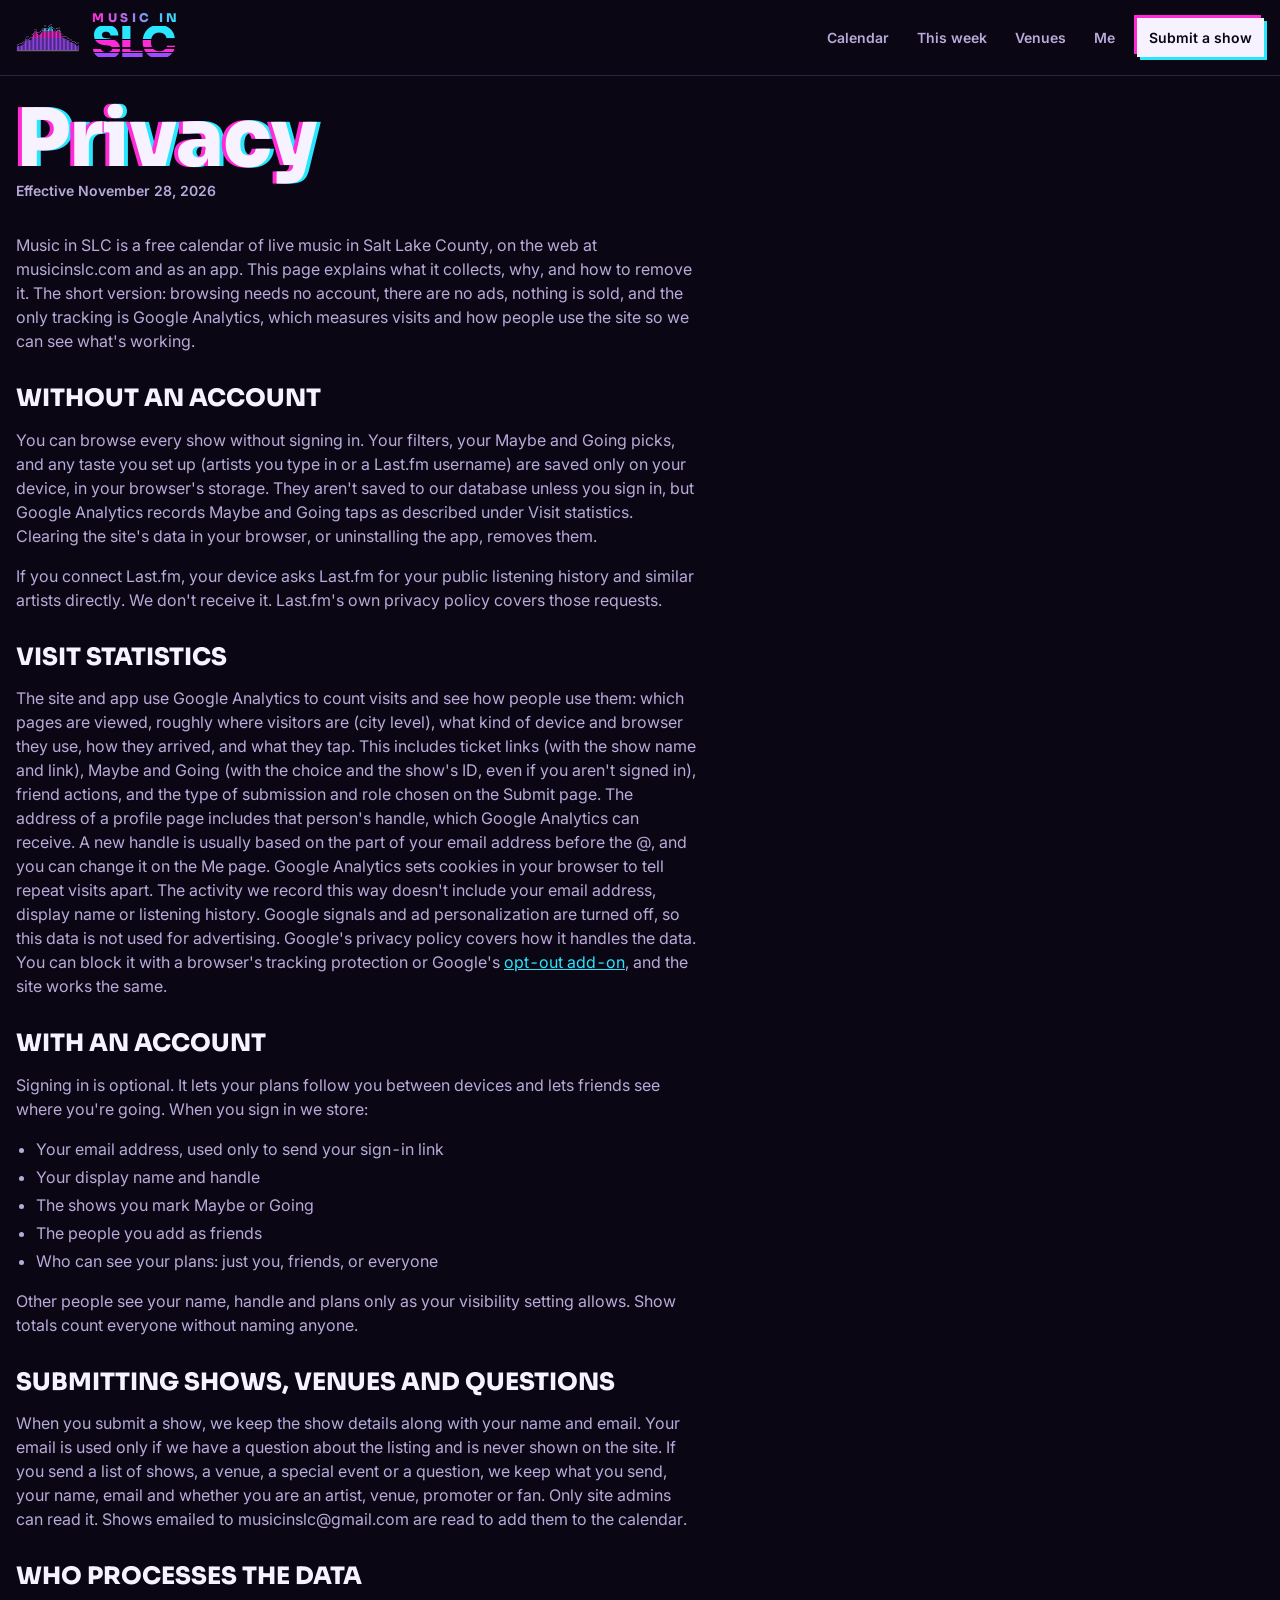
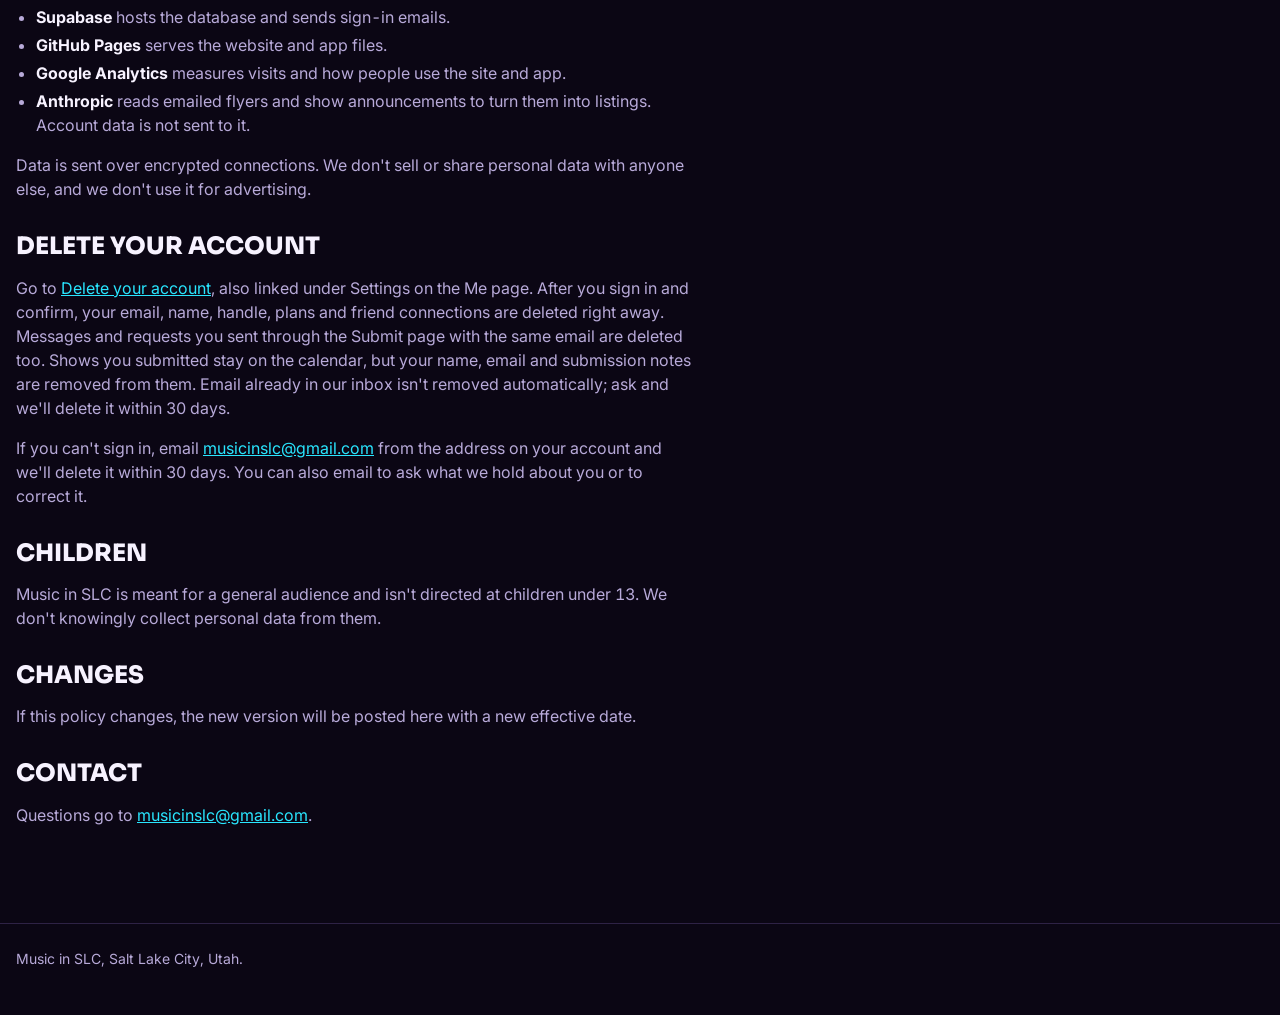
<file: web/privacy.html>
<!doctype html>
<html lang="en">
<head>
<meta charset="utf-8">
<meta name="viewport" content="width=device-width, initial-scale=1, viewport-fit=cover">
<title>Privacy · Music in SLC</title>
<meta name="claude:viewport-fit-sides" content="cover">
<meta name="description" content="What Music in SLC collects, why, and how to delete your account.">
<link rel="preconnect" href="https://fonts.googleapis.com">
<link rel="preconnect" href="https://fonts.gstatic.com" crossorigin>
<link rel="stylesheet" href="https://fonts.googleapis.com/css2?family=Sora:wght@600;700;800&family=Inter:wght@400;500;600;700&family=Permanent+Marker&display=block">
<link rel="stylesheet" href="styles.css">
<link rel="icon" href="favicon.svg" type="image/svg+xml">
<link rel="manifest" href="manifest.webmanifest">
<link rel="apple-touch-icon" href="icons/apple-touch-icon.png">
<meta name="apple-mobile-web-app-capable" content="yes">
<meta name="mobile-web-app-capable" content="yes">
<meta name="apple-mobile-web-app-status-bar-style" content="black-translucent">
<meta name="apple-mobile-web-app-title" content="Music in SLC">
<meta name="theme-color" content="#0B0614">
</head>
<body>
<header class="site-header">
  <div class="wrap wide">
    <a class="wordmark" href="index.html" aria-label="Music in SLC, home"><img class="wm-ridge" src="ridge.svg" alt="" width="64" height="29"><span class="wm-in" aria-hidden="true">Music in</span><span class="wm-slc" aria-hidden="true">SLC</span></a>
    <nav class="nav" aria-label="Site">
      <a href="index.html">Calendar</a>
      <a href="week.html">This week</a>
      <a href="venues.html">Venues</a>
      <a href="me.html">Me</a>
      <a class="cta" href="submit.html">Submit a show</a>
    </nav>
  </div>
</header>

<main class="wrap wide privacy">
  <div class="week-head">
    <div>
      <h1>Privacy</h1>
      <p class="week-range">Effective November 28, 2026</p>
    </div>
  </div>

  <p>Music in SLC is a free calendar of live music in Salt Lake County, on the web at musicinslc.com and as an app. This page explains what it collects, why, and how to remove it. The short version: browsing needs no account, there are no ads, nothing is sold, and the only tracking is Google Analytics, which measures visits and how people use the site so we can see what's working.</p>

  <h2>Without an account</h2>
  <p>You can browse every show without signing in. Your filters, your Maybe and Going picks, and any taste you set up (artists you type in or a Last.fm username) are saved only on your device, in your browser's storage. They aren't saved to our database unless you sign in, but Google Analytics records Maybe and Going taps as described under Visit statistics. Clearing the site's data in your browser, or uninstalling the app, removes them.</p>
  <p>If you connect Last.fm, your device asks Last.fm for your public listening history and similar artists directly. We don't receive it. Last.fm's own privacy policy covers those requests.</p>

  <h2>Visit statistics</h2>
  <p>The site and app use Google Analytics to count visits and see how people use them: which pages are viewed, roughly where visitors are (city level), what kind of device and browser they use, how they arrived, and what they tap. This includes ticket links (with the show name and link), Maybe and Going (with the choice and the show's ID, even if you aren't signed in), friend actions, and the type of submission and role chosen on the Submit page. The address of a profile page includes that person's handle, which Google Analytics can receive. A new handle is usually based on the part of your email address before the @, and you can change it on the Me page. Google Analytics sets cookies in your browser to tell repeat visits apart. The activity we record this way doesn't include your email address, display name or listening history. Google signals and ad personalization are turned off, so this data is not used for advertising. Google's privacy policy covers how it handles the data. You can block it with a browser's tracking protection or Google's <a href="https://tools.google.com/dlpage/gaoptout" target="_blank" rel="noopener">opt-out add-on</a>, and the site works the same.</p>

  <h2>With an account</h2>
  <p>Signing in is optional. It lets your plans follow you between devices and lets friends see where you're going. When you sign in we store:</p>
  <ul>
    <li>Your email address, used only to send your sign-in link</li>
    <li>Your display name and handle</li>
    <li>The shows you mark Maybe or Going</li>
    <li>The people you add as friends</li>
    <li>Who can see your plans: just you, friends, or everyone</li>
  </ul>
  <p>Other people see your name, handle and plans only as your visibility setting allows. Show totals count everyone without naming anyone.</p>

  <h2>Submitting shows, venues and questions</h2>
  <p>When you submit a show, we keep the show details along with your name and email. Your email is used only if we have a question about the listing and is never shown on the site. If you send a list of shows, a venue, a special event or a question, we keep what you send, your name, email and whether you are an artist, venue, promoter or fan. Only site admins can read it. Shows emailed to musicinslc@gmail.com are read to add them to the calendar.</p>

  <h2>Who processes the data</h2>
  <ul>
    <li><strong>Supabase</strong> hosts the database and sends sign-in emails.</li>
    <li><strong>GitHub Pages</strong> serves the website and app files.</li>
    <li><strong>Google Analytics</strong> measures visits and how people use the site and app.</li>
    <li><strong>Anthropic</strong> reads emailed flyers and show announcements to turn them into listings. Account data is not sent to it.</li>
  </ul>
  <p>Data is sent over encrypted connections. We don't sell or share personal data with anyone else, and we don't use it for advertising.</p>

  <h2 id="delete">Delete your account</h2>
  <p>Go to <a href="delete-account.html">Delete your account</a>, also linked under Settings on the Me page. After you sign in and confirm, your email, name, handle, plans and friend connections are deleted right away. Messages and requests you sent through the Submit page with the same email are deleted too. Shows you submitted stay on the calendar, but your name, email and submission notes are removed from them. Email already in our inbox isn't removed automatically; ask and we'll delete it within 30 days.</p>
  <p>If you can't sign in, email <a href="mailto:musicinslc@gmail.com?subject=Delete%20my%20Music%20in%20SLC%20account">musicinslc@gmail.com</a> from the address on your account and we'll delete it within 30 days. You can also email to ask what we hold about you or to correct it.</p>

  <h2>Children</h2>
  <p>Music in SLC is meant for a general audience and isn't directed at children under 13. We don't knowingly collect personal data from them.</p>

  <h2>Changes</h2>
  <p>If this policy changes, the new version will be posted here with a new effective date.</p>

  <h2>Contact</h2>
  <p>Questions go to <a href="mailto:musicinslc@gmail.com">musicinslc@gmail.com</a>.</p>
</main>

<footer class="site-footer">
  <div class="wrap wide">
    <p>Music in SLC, Salt Lake City, Utah.</p>
  </div>
</footer>

<script src="config.js"></script>
<script src="analytics.js"></script>
<script src="data.js"></script>
<script src="pwa.js"></script>
</body>
</html>
</file>
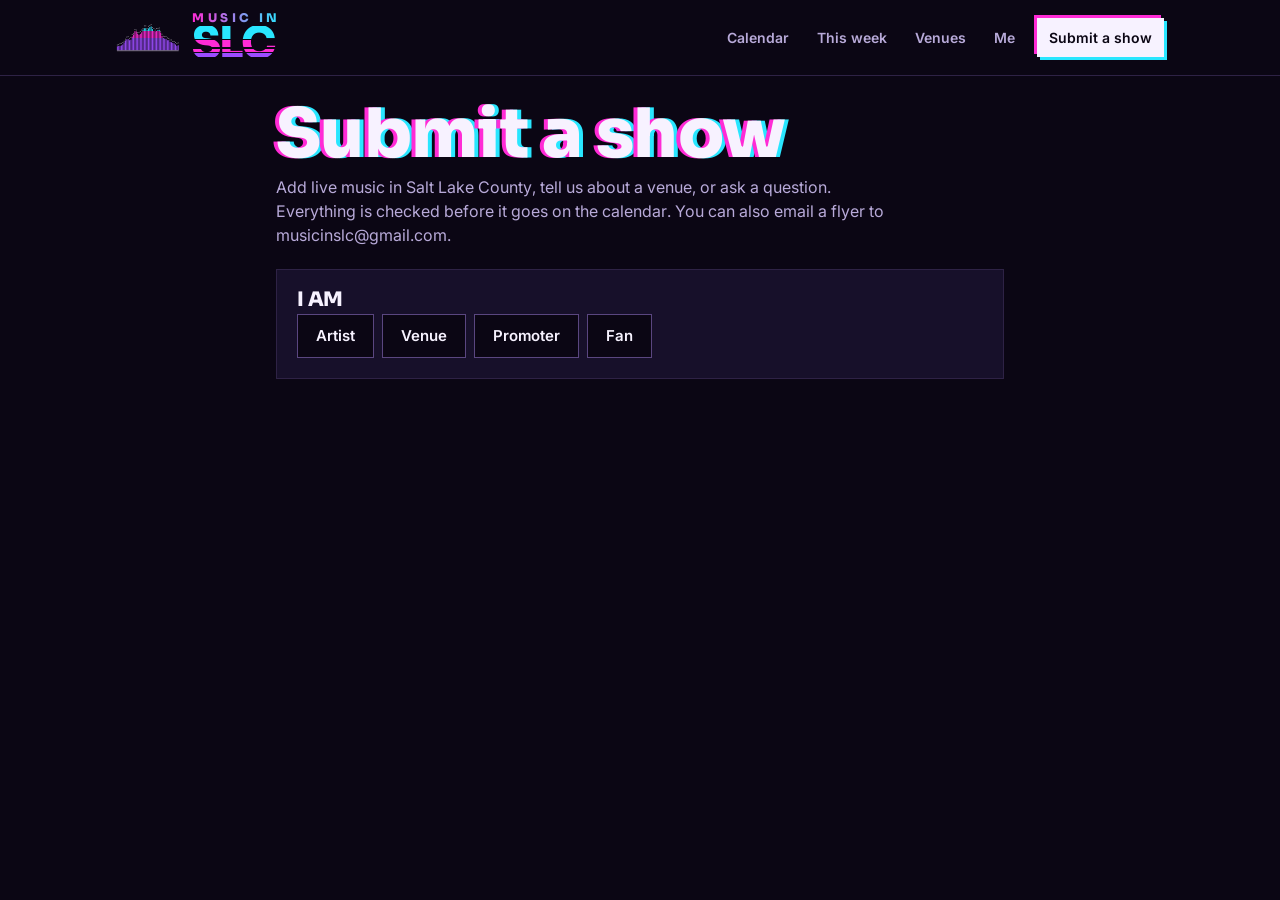
<file: web/submit.html>
<!doctype html>
<html lang="en">
<head>
<meta charset="utf-8">
<meta name="viewport" content="width=device-width, initial-scale=1, viewport-fit=cover">
<title>Submit a Show · Music in SLC</title>
<meta name="claude:viewport-fit-sides" content="cover">
<link rel="preconnect" href="https://fonts.googleapis.com">
<link rel="preconnect" href="https://fonts.gstatic.com" crossorigin>
<link rel="stylesheet" href="https://fonts.googleapis.com/css2?family=Sora:wght@600;700;800&family=Inter:wght@400;500;600;700&family=Permanent+Marker&display=block">
<link rel="stylesheet" href="styles.css">
<link rel="icon" href="favicon.svg" type="image/svg+xml">
<link rel="manifest" href="manifest.webmanifest">
<link rel="apple-touch-icon" href="icons/apple-touch-icon.png">
<meta name="apple-mobile-web-app-capable" content="yes">
<meta name="mobile-web-app-capable" content="yes">
<meta name="apple-mobile-web-app-status-bar-style" content="black-translucent">
<meta name="apple-mobile-web-app-title" content="Music in SLC">
<meta name="theme-color" content="#0B0614">
</head>
<body>
<header class="site-header">
  <div class="wrap">
    <a class="wordmark" href="index.html" aria-label="Music in SLC, home"><img class="wm-ridge" src="ridge.svg" alt="" width="64" height="29"><span class="wm-in" aria-hidden="true">Music in</span><span class="wm-slc" aria-hidden="true">SLC</span></a>
    <nav class="nav" aria-label="Site">
      <a href="index.html">Calendar</a>
      <a href="week.html">This week</a>
      <a href="venues.html">Venues</a>
      <a href="me.html">Me</a>
      <a class="cta" href="submit.html" aria-current="page">Submit a show</a>
    </nav>
  </div>
</header>

<main class="wrap form-page">
  <h1>Submit a show</h1>
  <p>Add live music in Salt Lake County, tell us about a venue, or ask a question. Everything is checked before it goes on the calendar. You can also email a flyer to <span class="mono" id="inbox-addr">musicinslc@gmail.com</span>.</p>

  <div class="card" id="chooser">
    <fieldset>
      <legend>I am</legend>
      <div class="pills">
          <label><input type="radio" name="role" value="artist"><span>Artist</span></label>
          <label><input type="radio" name="role" value="venue"><span>Venue</span></label>
          <label><input type="radio" name="role" value="promoter"><span>Promoter</span></label>
          <label><input type="radio" name="role" value="fan"><span>Fan</span></label>
      </div>
    </fieldset>
    <fieldset id="kind-step" hidden>
      <legend>Submitting</legend>
      <div class="pills">
          <label><input type="radio" name="kind" value="single"><span>Single show</span></label>
          <label><input type="radio" name="kind" value="show_list"><span>List of shows</span></label>
          <label><input type="radio" name="kind" value="venue"><span>Venue</span></label>
          <label><input type="radio" name="kind" value="special_event"><span>Special event</span></label>
          <label><input type="radio" name="kind" value="question"><span>Question</span></label>
      </div>
    </fieldset>
  </div>

  <form class="card" id="submit-form" novalidate hidden>
    <div class="panel" data-kind="single" hidden>
    <fieldset>
      <legend>The show</legend>
      <div class="field">
        <label for="title">Headliner or show name</label>
        <input id="title" name="title" required maxlength="200" placeholder="Rhea Vance">
      </div>
      <div class="field">
        <label for="support">Also on the bill <span class="opt">(optional, separate with commas)</span></label>
        <input id="support" name="support" maxlength="300" placeholder="Junebug, Lake Effect">
      </div>
      <div class="grid-3">
        <div class="field"><label for="date">Date</label><input id="date" name="date" type="date" required></div>
        <div class="field"><label for="time">Show time</label><input id="time" name="time" type="time" required value="20:00"></div>
        <div class="field"><label for="doors">Doors <span class="opt">(optional)</span></label><input id="doors" name="doors" type="time"></div>
      </div>
    </fieldset>

    <fieldset>
      <legend>Where</legend>
      <div class="grid-2">
        <div class="field">
          <label for="venue">Venue</label>
          <input id="venue" name="venue" required maxlength="120" list="venue-list" placeholder="Kilby Court" autocomplete="off">
          <datalist id="venue-list"></datalist>
        </div>
        <div class="field">
          <label for="city">City</label>
          <select id="city" name="city" required>
            <option>Salt Lake City</option><option>South Salt Lake</option><option>Millcreek</option><option>Murray</option>
            <option>Holladay</option><option>Cottonwood Heights</option><option>Midvale</option><option>Sandy</option>
            <option>Draper</option><option>West Valley City</option><option>West Jordan</option><option>South Jordan</option>
            <option>Taylorsville</option><option>Riverton</option><option>Herriman</option><option>Bluffdale</option>
            <option>Magna</option><option>Kearns</option><option>Alta</option><option>Brighton</option>
          </select>
        </div>
      </div>
    </fieldset>

    <fieldset>
      <legend>Details</legend>
      <div class="grid-3">
        <div class="field"><label for="price">Cover <span class="opt">($, blank if unsure)</span></label><input id="price" name="price" type="number" min="0" step="1" inputmode="numeric" placeholder="15"></div>
        <div class="field">
          <label for="age">Ages</label>
          <select id="age" name="age"><option value="">Not sure</option><option value="all_ages">All ages</option><option value="18_plus">18+</option><option value="21_plus">21+</option></select>
        </div>
        <div class="field"><span class="label">&nbsp;</span><div class="checks"><label><input type="checkbox" id="free" name="free"> Free show</label></div></div>
      </div>
      <div class="field">
        <span class="label">Genre <span class="opt">(pick up to three)</span></span>
        <div class="checks" id="genre-checks"></div>
      </div>
      <div class="field">
        <label for="ticket">Tickets or event link <span class="opt">(optional)</span></label>
        <input id="ticket" name="ticket" type="url" placeholder="https://">
      </div>
      <div class="field">
        <label for="artist-url">Headliner's website or music page <span class="opt">(optional: Bandcamp, Instagram, Spotify, your own site)</span></label>
        <input id="artist-url" name="artist_url" type="url" maxlength="500" placeholder="https://">
      </div>
      <p class="hint">Have a flyer? Email it to <span class="mono inbox-addr">musicinslc@gmail.com</span> and we'll put it on the listing.</p>
      <div class="field">
        <label for="description">Anything else <span class="opt">(optional)</span></label>
        <textarea id="description" name="description" maxlength="1200"></textarea>
      </div>
    </fieldset>

    </div>

    <div class="panel" data-kind="show_list" hidden>
      <fieldset>
        <legend>Your shows</legend>
        <div class="field">
          <label for="list-text">Paste your list <span class="opt">(one show per line: date, time, act, venue)</span></label>
          <textarea id="list-text" name="list_text" rows="8" maxlength="8000" placeholder="Jan 9, 8pm, Rhea Vance, Kilby Court"></textarea>
        </div>
        <div class="field">
          <label for="list-url">Or link to a calendar, schedule or spreadsheet</label>
          <input id="list-url" name="list_url" type="url" maxlength="500" placeholder="https://">
        </div>
        <p class="hint">Have flyers? Email them to <span class="mono inbox-addr">musicinslc@gmail.com</span>.</p>
      </fieldset>
    </div>

    <div class="panel" data-kind="venue" hidden>
      <fieldset>
        <legend>The venue</legend>
        <div class="field"><label for="v-name">Venue name</label><input id="v-name" name="v_name" maxlength="120" list="venue-list" autocomplete="off"></div>
        <div class="grid-2">
          <div class="field"><label for="v-address">Street address</label><input id="v-address" name="v_address" maxlength="200"></div>
          <div class="field"><label for="v-city">City</label><select id="v-city" name="v_city"></select></div>
        </div>
        <div class="grid-2">
          <div class="field"><label for="v-website">Website or social page <span class="opt">(optional)</span></label><input id="v-website" name="v_website" type="url" maxlength="500" placeholder="https://"></div>
          <div class="field"><label for="v-calendar">Where shows are posted <span class="opt">(optional)</span></label><input id="v-calendar" name="v_calendar" type="url" maxlength="500" placeholder="https://"></div>
        </div>
        <div class="grid-2">
          <div class="field"><label for="v-capacity">Capacity <span class="opt">(optional, a guess is fine)</span></label><input id="v-capacity" name="v_capacity" type="number" min="1" step="1" inputmode="numeric"></div>
          <div class="field"><label for="v-ages">Ages</label><select id="v-ages" name="v_ages"><option value="">Not sure</option><option>All ages</option><option>18+</option><option>21+</option><option>Varies by show</option></select></div>
        </div>
        <div class="field"><label for="v-notes">Anything else <span class="opt">(optional, including corrections to a listed venue)</span></label><textarea id="v-notes" name="v_notes" maxlength="3000"></textarea></div>
      </fieldset>
    </div>

    <div class="panel" data-kind="special_event" hidden>
      <fieldset>
        <legend>The event</legend>
        <p class="hint">Festivals, concert series, benefits and anything bigger than one show.</p>
        <div class="field"><label for="e-name">Event name</label><input id="e-name" name="e_name" maxlength="200"></div>
        <div class="grid-2">
          <div class="field"><label for="e-start">Start date</label><input id="e-start" name="e_start" type="date"></div>
          <div class="field"><label for="e-end">End date <span class="opt">(if more than one day)</span></label><input id="e-end" name="e_end" type="date"></div>
        </div>
        <div class="grid-2">
          <div class="field"><label for="e-place">Location</label><input id="e-place" name="e_place" maxlength="200" list="venue-list" autocomplete="off" placeholder="Venue, park or street"></div>
          <div class="field"><label for="e-city">City</label><select id="e-city" name="e_city"></select></div>
        </div>
        <div class="field"><label for="e-lineup">Lineup <span class="opt">(optional)</span></label><textarea id="e-lineup" name="e_lineup" maxlength="3000"></textarea></div>
        <div class="field"><label for="e-url">Event or ticket link <span class="opt">(optional)</span></label><input id="e-url" name="e_url" type="url" maxlength="500" placeholder="https://"></div>
        <div class="field"><label for="e-notes">Anything else <span class="opt">(optional)</span></label><textarea id="e-notes" name="e_notes" maxlength="2000"></textarea></div>
      </fieldset>
    </div>

    <div class="panel" data-kind="question" hidden>
      <fieldset>
        <legend>Your question</legend>
        <div class="field"><label for="q-text">What would you like to ask?</label><textarea id="q-text" name="q_text" rows="6" maxlength="4000"></textarea></div>
      </fieldset>
    </div>

    <fieldset>
      <legend>You</legend>
      <div class="grid-2">
        <div class="field"><label for="name">Your name</label><input id="name" name="name" required maxlength="100" autocomplete="name"></div>
        <div class="field"><label for="email">Email <span class="opt">(only used to follow up)</span></label><input id="email" name="email" type="email" required autocomplete="email"></div>
      </div>
      <div class="hp" aria-hidden="true"><label for="website">Leave this empty</label><input id="website" name="website" tabindex="-1" autocomplete="off"></div>
    </fieldset>

    <div class="notice err" id="form-error" hidden></div>
    <div class="form-actions">
      <button class="btn primary" type="submit" id="submit-btn">Send for review</button>
      <span class="hint" id="submit-hint">We check every submission before it goes live.</span>
    </div>
  </form>

  <div class="card" id="thanks" hidden>
    <div class="notice ok" id="thanks-msg">Got it. Your show is in the review queue.</div>
    <div class="form-actions"><button class="btn" type="button" id="another">Submit something else</button><a class="btn ghost" href="index.html">Back to the calendar</a></div>
  </div>
</main>

<script src="config.js"></script>
<script src="analytics.js"></script>
<script src="data.js"></script>
<script src="pwa.js"></script>
<script src="submit.js"></script>
</body>
</html>
</file>
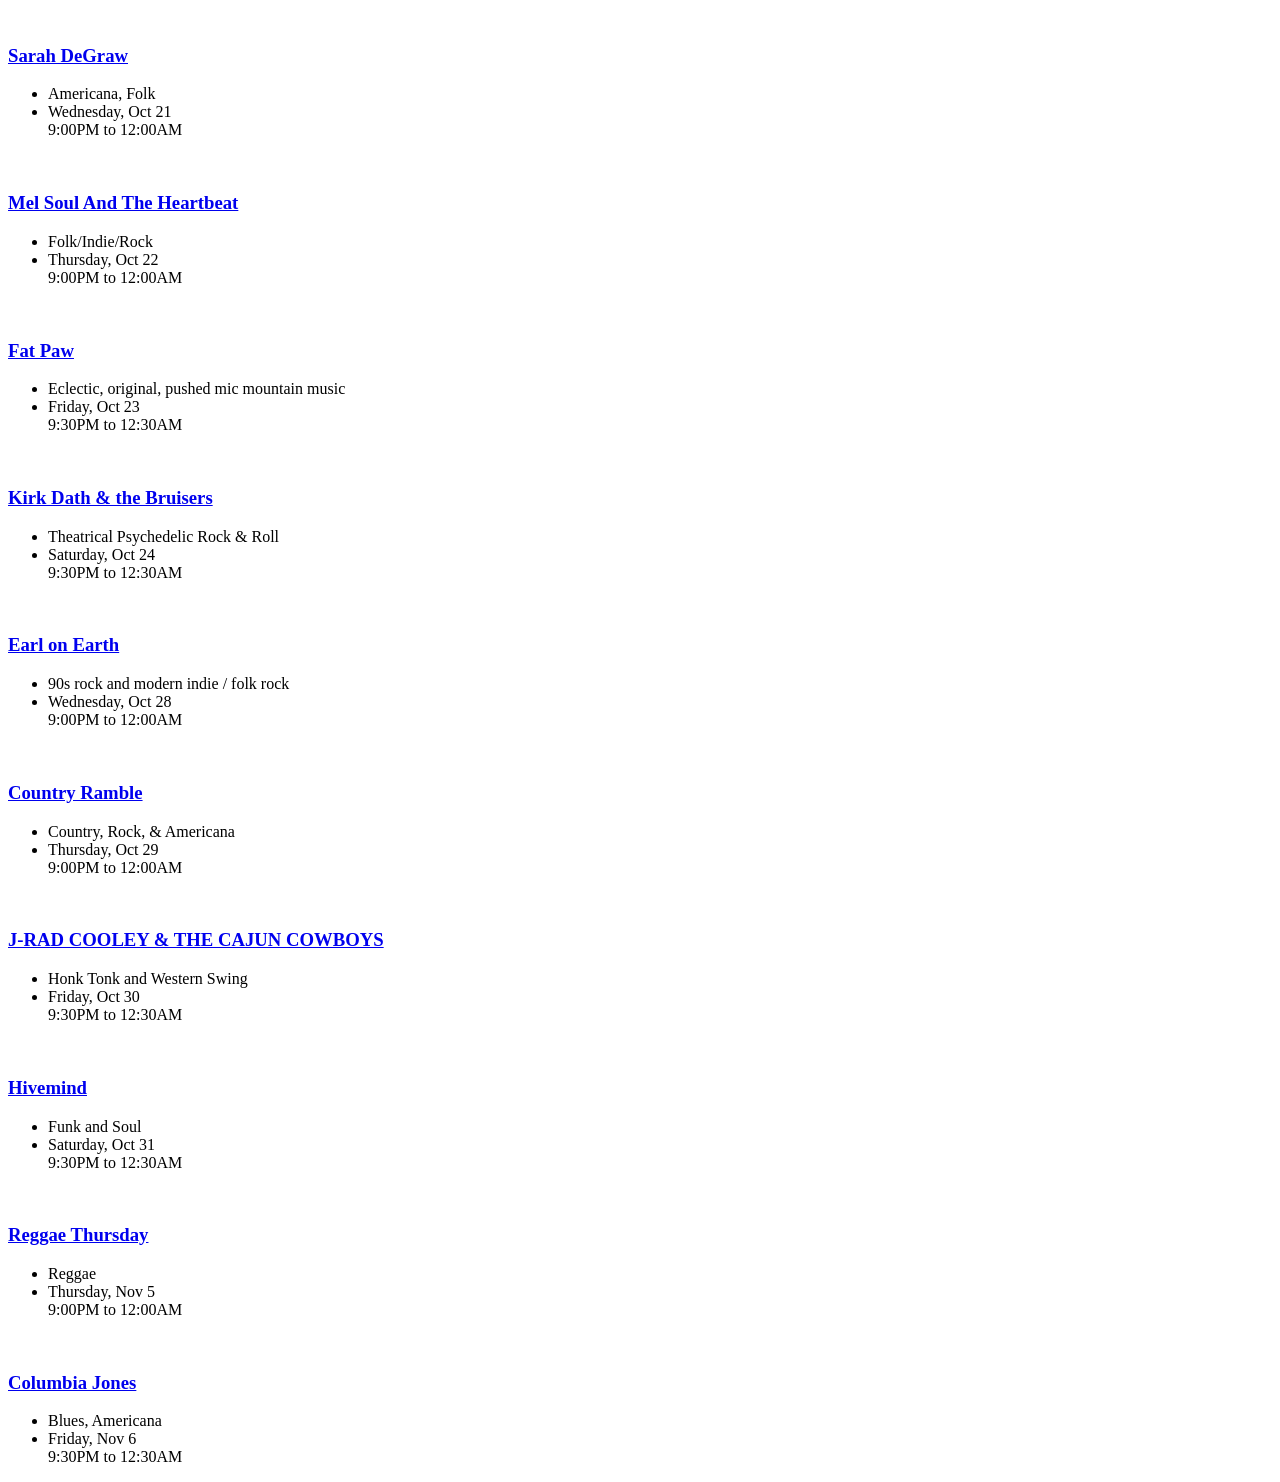
<file: ingest/tests/fixtures/hogwallow_upcoming.html>
<!doctype html><html><head><base href="https://thehogwallow.com/"></head><body><div class="container px-4 py-5 center">
<div class="col-xs-7 mb30 ml10 pt20">
<a href="music/live/sarah-degraw1526.html">
<img class="roundCircle dsshadow mb10"/><br/>
<h3 class="mb0 mt0 pt0"><a class="link-dark bold" href="music/live/sarah-degraw1526.html">Sarah DeGraw</a></h3>
<ul class="list-inline social-links">
<li><span class="text-primary">Americana, Folk</span><br/>
</li>
<li><span class="text-secondary bold upper">Wednesday, Oct 21</span><br/><span class="text-secondary small"> 9:00PM to 12:00AM</span></li>
</ul></a>
</div>
<span class="theme-accent-color-bg hover-bar"></span>
<div class="col-xs-7 mb30 ml10 pt20">
<a href="music/live/mel-soul-and-the-heartbeat1527.html">
<img class="roundCircle dsshadow mb10"/><br/>
<h3 class="mb0 mt0 pt0"><a class="link-dark bold" href="music/live/mel-soul-and-the-heartbeat1527.html">Mel Soul And The Heartbeat</a></h3>
<ul class="list-inline social-links">
<li><span class="text-primary">Folk/Indie/Rock</span><br/>
</li>
<li><span class="text-secondary bold upper">Thursday, Oct 22</span><br/><span class="text-secondary small"> 9:00PM to 12:00AM</span></li>
</ul></a>
</div>
<span class="theme-accent-color-bg hover-bar"></span>
<div class="col-xs-7 mb30 ml10 pt20">
<a href="music/live/fat-paw1528.html">
<img class="roundCircle dsshadow mb10"/><br/>
<h3 class="mb0 mt0 pt0"><a class="link-dark bold" href="music/live/fat-paw1528.html">Fat Paw</a></h3>
<ul class="list-inline social-links">
<li><span class="text-primary">Eclectic, original, pushed mic mountain music</span><br/>
</li>
<li><span class="text-secondary bold upper">Friday, Oct 23</span><br/><span class="text-secondary small"> 9:30PM to 12:30AM</span></li>
</ul></a>
</div>
<span class="theme-accent-color-bg hover-bar"></span>
<div class="col-xs-7 mb30 ml10 pt20">
<a href="music/live/kirk-dath-band1529.html">
<img class="roundCircle dsshadow mb10"/><br/>
<h3 class="mb0 mt0 pt0"><a class="link-dark bold" href="music/live/kirk-dath-band1529.html">Kirk Dath &amp; the Bruisers</a></h3>
<ul class="list-inline social-links">
<li><span class="text-primary">Theatrical Psychedelic Rock &amp; Roll</span><br/>
</li>
<li><span class="text-secondary bold upper">Saturday, Oct 24</span><br/><span class="text-secondary small"> 9:30PM to 12:30AM</span></li>
</ul></a>
</div>
<span class="theme-accent-color-bg hover-bar"></span>
<div class="col-xs-7 mb30 ml10 pt20">
<a href="music/live/earl-on-earth1530.html">
<img class="roundCircle dsshadow mb10"/><br/>
<h3 class="mb0 mt0 pt0"><a class="link-dark bold" href="music/live/earl-on-earth1530.html">Earl on Earth</a></h3>
<ul class="list-inline social-links">
<li><span class="text-primary">90s rock and modern indie / folk rock</span><br/>
</li>
<li><span class="text-secondary bold upper">Wednesday, Oct 28</span><br/><span class="text-secondary small"> 9:00PM to 12:00AM</span></li>
</ul></a>
</div>
<span class="theme-accent-color-bg hover-bar"></span>
<div class="col-xs-7 mb30 ml10 pt20">
<a href="music/live/country-ramble1531.html">
<img class="roundCircle dsshadow mb10"/><br/>
<h3 class="mb0 mt0 pt0"><a class="link-dark bold" href="music/live/country-ramble1531.html">Country Ramble</a></h3>
<ul class="list-inline social-links">
<li><span class="text-primary">Country, Rock, &amp; Americana</span><br/>
</li>
<li><span class="text-secondary bold upper">Thursday, Oct 29</span><br/><span class="text-secondary small"> 9:00PM to 12:00AM</span></li>
</ul></a>
</div>
<span class="theme-accent-color-bg hover-bar"></span>
<div class="col-xs-7 mb30 ml10 pt20">
<a href="music/live/j-rad-cooley-and-the-cajun-cowboys1532.html">
<img class="roundCircle dsshadow mb10"/><br/>
<h3 class="mb0 mt0 pt0"><a class="link-dark bold" href="music/live/j-rad-cooley-and-the-cajun-cowboys1532.html">J-RAD COOLEY &amp; THE CAJUN COWBOYS</a></h3>
<ul class="list-inline social-links">
<li><span class="text-primary">Honk Tonk and Western Swing</span><br/>
</li>
<li><span class="text-secondary bold upper">Friday, Oct 30</span><br/><span class="text-secondary small"> 9:30PM to 12:30AM</span></li>
</ul></a>
</div>
<span class="theme-accent-color-bg hover-bar"></span>
<div class="col-xs-7 mb30 ml10 pt20">
<a href="music/live/hivemind1533.html">
<img class="roundCircle dsshadow mb10"/><br/>
<h3 class="mb0 mt0 pt0"><a class="link-dark bold" href="music/live/hivemind1533.html">Hivemind</a></h3>
<ul class="list-inline social-links">
<li><span class="text-primary">Funk and Soul</span><br/>
</li>
<li><span class="text-secondary bold upper">Saturday, Oct 31</span><br/><span class="text-secondary small"> 9:30PM to 12:30AM</span></li>
</ul></a>
</div>
<span class="theme-accent-color-bg hover-bar"></span>
<div class="col-xs-7 mb30 ml10 pt20">
<a href="music/live/reggae-thursday1544.html">
<img class="roundCircle dsshadow mb10"/><br/>
<h3 class="mb0 mt0 pt0"><a class="link-dark bold" href="music/live/reggae-thursday1544.html">Reggae Thursday</a></h3>
<ul class="list-inline social-links">
<li><span class="text-primary">Reggae</span><br/>
</li>
<li><span class="text-secondary bold upper">Thursday, Nov  5</span><br/><span class="text-secondary small"> 9:00PM to 12:00AM</span></li>
</ul></a>
</div>
<span class="theme-accent-color-bg hover-bar"></span>
<div class="col-xs-7 mb30 ml10 pt20">
<a href="music/live/columbia-jones1547.html">
<img class="roundCircle dsshadow mb10"/><br/>
<h3 class="mb0 mt0 pt0"><a class="link-dark bold" href="music/live/columbia-jones1547.html">Columbia Jones</a></h3>
<ul class="list-inline social-links">
<li><span class="text-primary">Blues, Americana</span><br/>
</li>
<li><span class="text-secondary bold upper">Friday, Nov  6</span><br/><span class="text-secondary small"> 9:30PM to 12:30AM</span></li>
</ul></a>
</div>
<span class="theme-accent-color-bg hover-bar"></span>
</div></body></html>
</file>
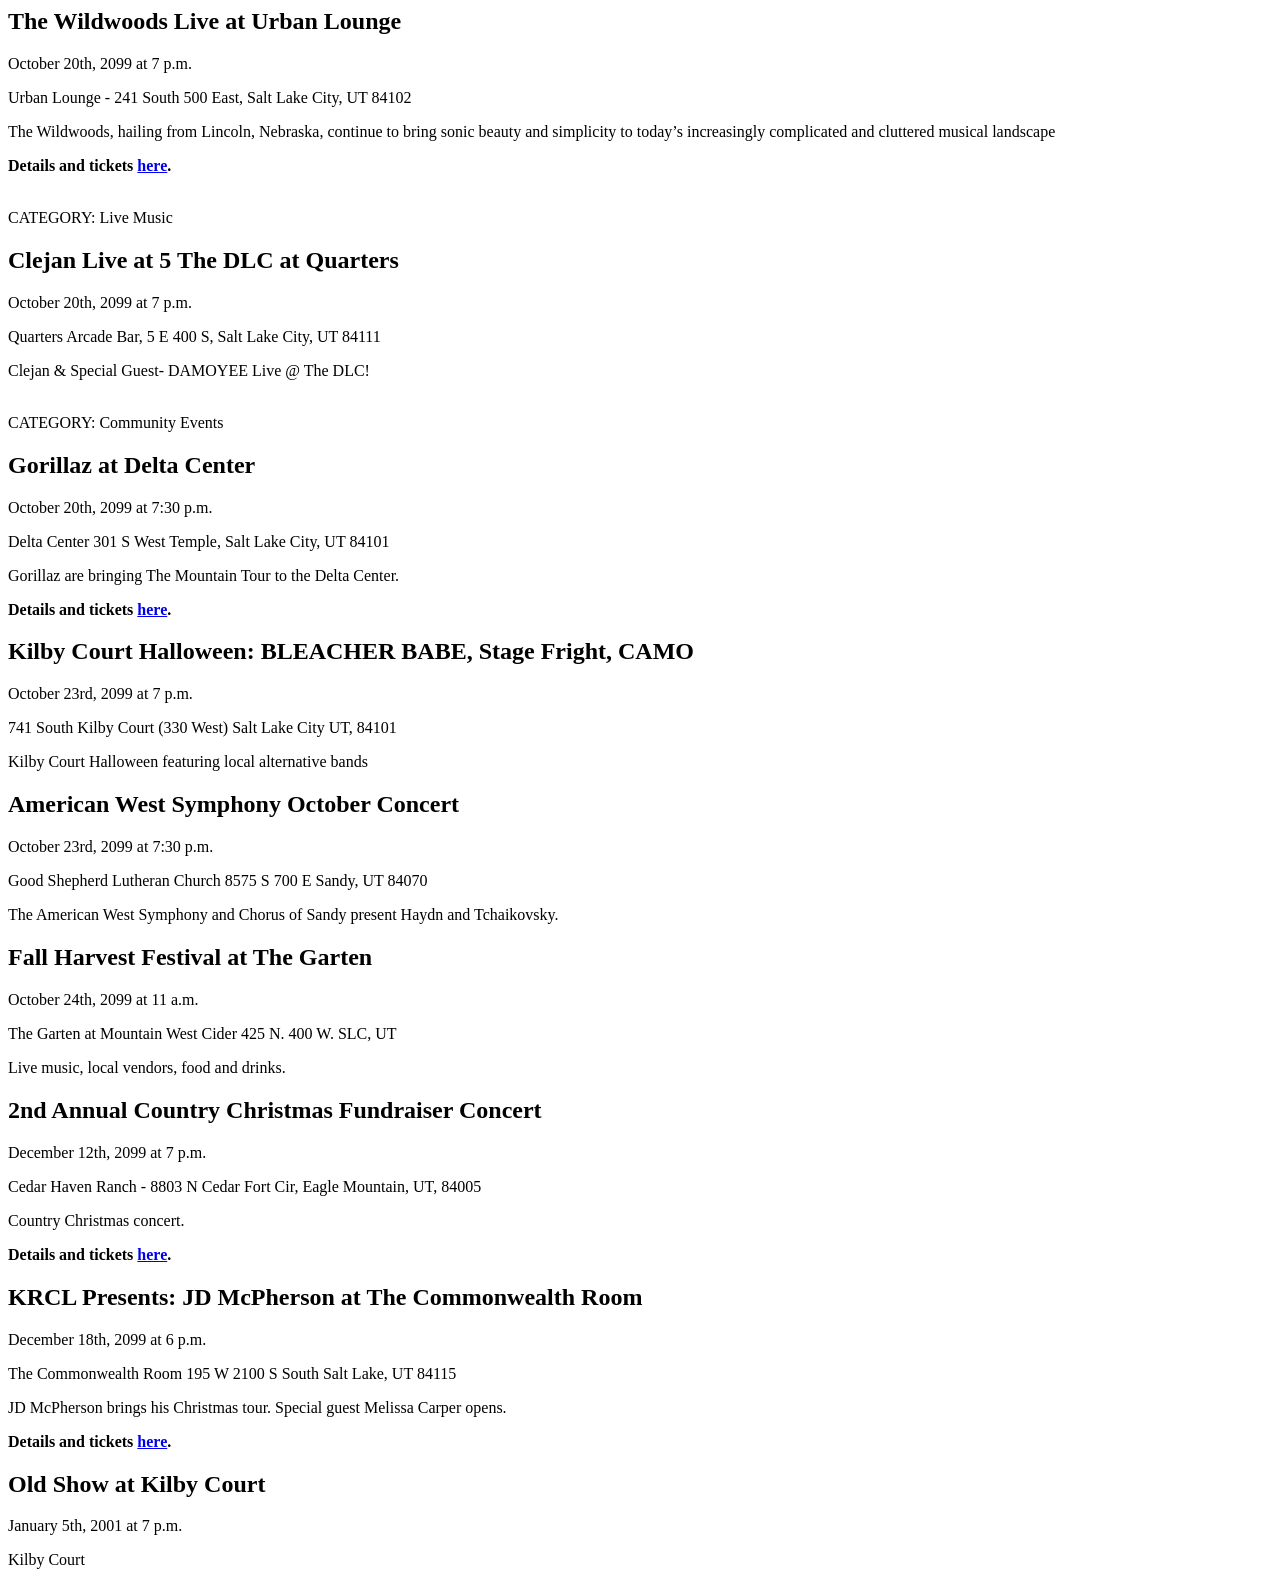
<file: ingest/tests/fixtures/krcl_live_music.html>
<html><body><div class="events">
<div class="event-list-item"><div class="event-content">
<h2 class="green">The Wildwoods Live at Urban Lounge</h2>
<span class="post-date">October 20th, 2099 at 7 p.m.</span>
<p class="post-date">Urban Lounge - 241 South 500 East, Salt Lake City, UT 84102</p>
<div class="content"><p>The Wildwoods, hailing from Lincoln, Nebraska, continue to bring sonic beauty and simplicity to today’s increasingly complicated and cluttered musical landscape</p><p><strong>Details and tickets <a href="https://www.24tix.com/event/58221926385">here</a>.</strong></p></div>
<br>
<span class="post-date">CATEGORY: Live Music</span>
</div></div>
<div class="event-list-item"><div class="event-content">
<h2 class="green">Clejan Live at 5 The DLC at Quarters</h2>
<span class="post-date">October 20th, 2099 at 7 p.m.</span>
<p class="post-date">Quarters Arcade Bar, 5 E 400 S, Salt Lake City, UT 84111</p>
<div class="content"><p>Clejan &amp; Special Guest- DAMOYEE Live @ The DLC!</p></div>
<br>
<span class="post-date">CATEGORY: Community Events</span>
</div></div>
<div class="event-list-item"><div class="event-content">
<h2 class="green">Gorillaz at Delta Center</h2>
<span class="post-date">October 20th, 2099 at 7:30 p.m.</span>
<p class="post-date">Delta Center 301 S West Temple, Salt Lake City, UT 84101</p>
<div class="content"><p>Gorillaz are bringing The Mountain Tour to the Delta Center.</p><p><strong>Details and tickets <a href="https://www.deltacenter.com/events/gorillaz/">here</a>.</strong></p></div>
</div></div>
<div class="event-list-item"><div class="event-content">
<h2 class="green">Kilby Court Halloween: BLEACHER BABE, Stage Fright, CAMO</h2>
<span class="post-date">October 23rd, 2099 at 7 p.m.</span>
<p class="post-date">741 South Kilby Court (330 West) Salt Lake City UT, 84101</p>
<div class="content"><p>Kilby Court Halloween featuring local alternative bands</p></div>
</div></div>
<div class="event-list-item"><div class="event-content">
<h2 class="green">American West Symphony October Concert </h2>
<span class="post-date">October 23rd, 2099 at 7:30 p.m.</span>
<p class="post-date">Good Shepherd Lutheran Church 8575 S 700 E Sandy, UT 84070</p>
<div class="content"><p>The American West Symphony and Chorus of Sandy present Haydn and Tchaikovsky.</p></div>
</div></div>
<div class="event-list-item"><div class="event-content">
<h2 class="green">Fall Harvest Festival at The Garten</h2>
<span class="post-date">October 24th, 2099 at 11 a.m.</span>
<p class="post-date">The Garten at Mountain West Cider 425 N. 400 W. SLC, UT</p>
<div class="content"><p>Live music, local vendors, food and drinks.</p></div>
</div></div>
<div class="event-list-item"><div class="event-content">
<h2 class="green">2nd Annual Country Christmas Fundraiser Concert</h2>
<span class="post-date">December 12th, 2099 at 7 p.m.</span>
<p class="post-date">Cedar Haven Ranch - 8803 N Cedar Fort Cir, Eagle Mountain, UT, 84005</p>
<div class="content"><p>Country Christmas concert.</p><p><strong>Details and tickets <a href="https://events.ticketleap.com/tickets/nashvilleintherockies/country-christmas-concert">here</a>.</strong></p></div>
</div></div>
<div class="event-list-item"><div class="event-content">
<h2 class="green">KRCL Presents: JD McPherson at The Commonwealth Room</h2>
<span class="post-date">December 18th, 2099 at 6 p.m.</span>
<p class="post-date">The Commonwealth Room 195 W 2100 S South Salt Lake, UT 84115</p>
<div class="content"><p>JD McPherson brings his Christmas tour. Special guest Melissa Carper opens.</p><p><strong>Details and tickets <a href="https://thestateroompresents.com/state-room-presents/jd-mcpherson-3">here</a>.</strong></p></div>
</div></div>
<div class="event-list-item"><div class="event-content">
<h2 class="green">Old Show at Kilby Court</h2>
<span class="post-date">January 5th, 2001 at 7 p.m.</span>
<p class="post-date">Kilby Court</p>
</div></div>
</div></body></html>
</file>
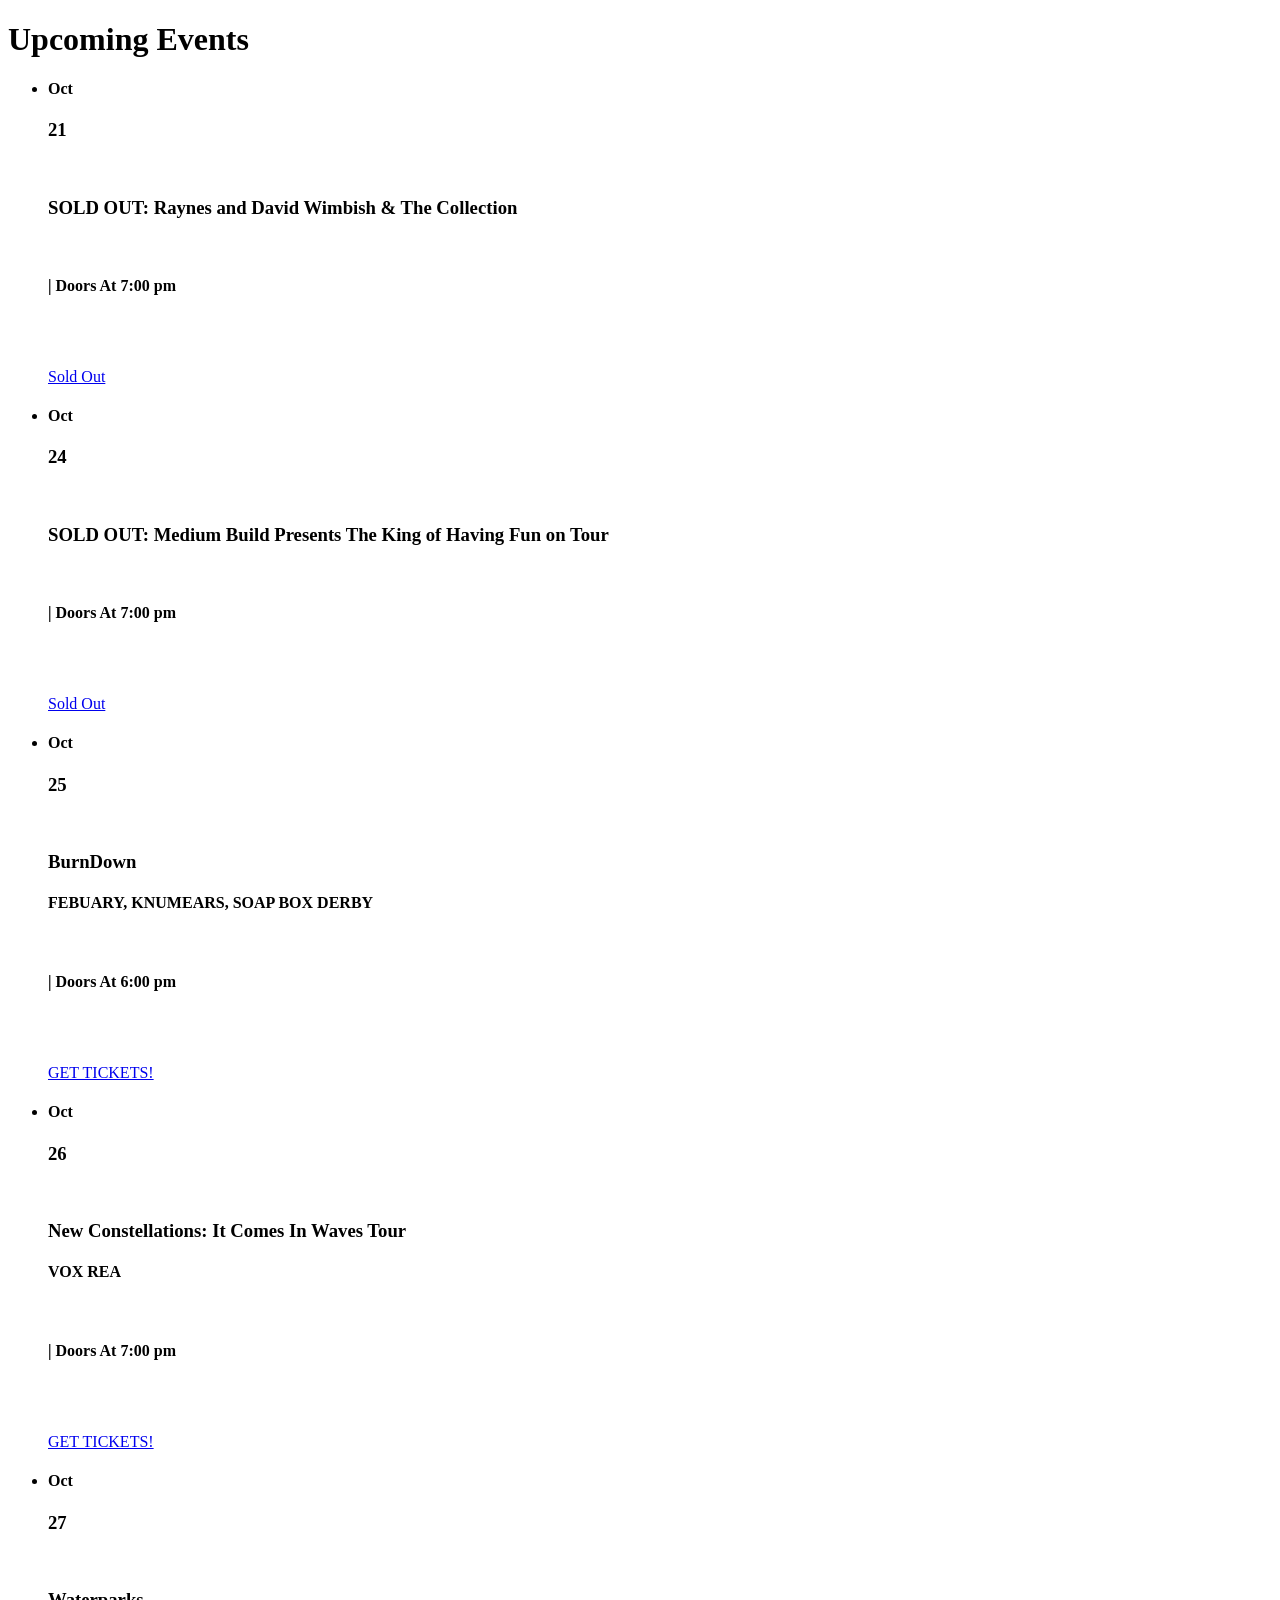
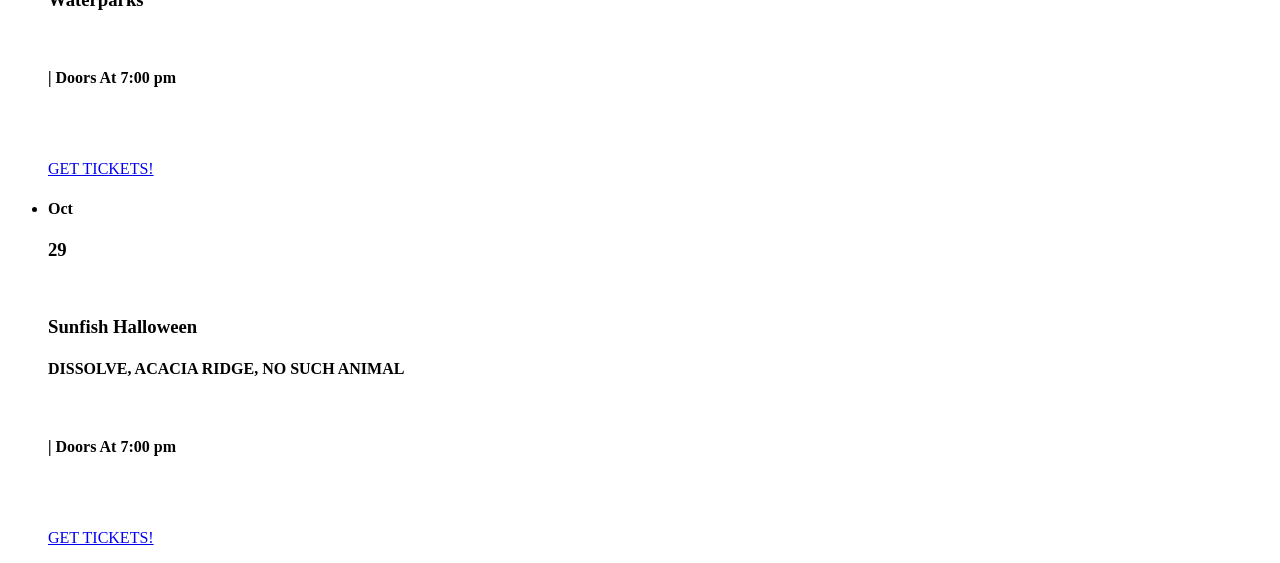
<file: ingest/tests/fixtures/soundwell_events.html>
<!doctype html><html><body><main class="main-wrapper computer">
<div class="container event-page">
<div class="page-title"><h1>Upcoming Events</h1></div>
<div class="content">
<div class="events">
<ul>
<li>
<div class="event-wrapper">
<div class="event event-start-date"><h4 class="date month">Oct</h4> <h3 class="date number">21</h3></div>
<div class="event-image-container">
<a class="event event-image" href="https://tixr.com/e/191652">
<img/>
</a>
</div>
<div class="info">
<div class="event event-info">
<h3 class="event-name">SOLD OUT: Raynes and David Wimbish &amp; The Collection</h3>
<p>
<br/>
<h4>
<span class="event-feature"> | Doors At </span>
<span class="event-feature event-time">7:00 pm</span>
<!--<span class="event-feature event-price"> | </span>-->
</h4>
<br/>
</p>
<div class="description">
</div>
</div>
<br/>
<div class="event event-tickets">
<a class="button event-link sold-out" href="https://tixr.com/e/191652">
																																																																							Sold Out
																												<span></span>
</a>
</div>
</div>
</div>
</li>
<li>
<div class="event-wrapper">
<div class="event event-start-date"><h4 class="date month">Oct</h4> <h3 class="date number">24</h3></div>
<div class="event-image-container">
<a class="event event-image" href="https://tixr.com/e/196036">
<img/>
</a>
</div>
<div class="info">
<div class="event event-info">
<h3 class="event-name">SOLD OUT: Medium Build Presents The King of Having Fun on Tour</h3>
<p>
<br/>
<h4>
<span class="event-feature"> | Doors At </span>
<span class="event-feature event-time">7:00 pm</span>
<!--<span class="event-feature event-price"> | </span>-->
</h4>
<br/>
</p>
<div class="description">
</div>
</div>
<br/>
<div class="event event-tickets">
<a class="button event-link sold-out" href="https://tixr.com/e/196036">
																																																																							Sold Out
																												<span></span>
</a>
</div>
</div>
</div>
</li>
<li>
<div class="event-wrapper">
<div class="event event-start-date"><h4 class="date month">Oct</h4> <h3 class="date number">25</h3></div>
<div class="event-image-container">
<a class="event event-image" href="https://www.eventliveus.com/event/10490/burndown">
<img/>
</a>
</div>
<div class="info">
<div class="event event-info">
<h3 class="event-name">BurnDown</h3>
<h4 class="event-feature">FEBUARY, KNUMEARS, SOAP BOX DERBY</h4> <p>
<br/>
<h4>
<span class="event-feature"> | Doors At </span>
<span class="event-feature event-time">6:00 pm</span>
<!--<span class="event-feature event-price"> | </span>-->
</h4>
<br/>
</p>
<div class="description">
</div>
</div>
<br/>
<div class="event event-tickets">
<a class="button event-link on-sale" href="https://www.eventliveus.com/event/10490/burndown">
																																											GET TICKETS!																																																								<span></span>
</a>
</div>
</div>
</div>
</li>
<li>
<div class="event-wrapper">
<div class="event event-start-date"><h4 class="date month">Oct</h4> <h3 class="date number">26</h3></div>
<div class="event-image-container">
<a class="event event-image" href="https://tixr.com/e/197611">
<img/>
</a>
</div>
<div class="info">
<div class="event event-info">
<h3 class="event-name">New Constellations: It Comes In Waves Tour</h3>
<h4 class="event-feature">VOX REA</h4> <p>
<br/>
<h4>
<span class="event-feature"> | Doors At </span>
<span class="event-feature event-time">7:00 pm</span>
<!--<span class="event-feature event-price"> | </span>-->
</h4>
<br/>
</p>
<div class="description">
</div>
</div>
<br/>
<div class="event event-tickets">
<a class="button event-link on-sale" href="https://tixr.com/e/197611">
																																											GET TICKETS!																																																								<span></span>
</a>
</div>
</div>
</div>
</li>
<li>
<div class="event-wrapper">
<div class="event event-start-date"><h4 class="date month">Oct</h4> <h3 class="date number">27</h3></div>
<div class="event-image-container">
<a class="event event-image" href="https://www.eventliveus.com/event/10480/waterparks">
<img/>
</a>
</div>
<div class="info">
<div class="event event-info">
<h3 class="event-name">Waterparks</h3>
<p>
<br/>
<h4>
<span class="event-feature"> | Doors At </span>
<span class="event-feature event-time">7:00 pm</span>
<!--<span class="event-feature event-price"> | </span>-->
</h4>
<br/>
</p>
<div class="description">
</div>
</div>
<br/>
<div class="event event-tickets">
<a class="button event-link on-sale" href="https://www.eventliveus.com/event/10480/waterparks">
																																											GET TICKETS!																																																								<span></span>
</a>
</div>
</div>
</div>
</li>
<li>
<div class="event-wrapper">
<div class="event event-start-date"><h4 class="date month">Oct</h4> <h3 class="date number">29</h3></div>
<div class="event-image-container">
<a class="event event-image" href="https://www.eventliveus.com/event/10564/sunfishhalloween">
<img/>
</a>
</div>
<div class="info">
<div class="event event-info">
<h3 class="event-name">Sunfish Halloween</h3>
<h4 class="event-feature">DISSOLVE, ACACIA RIDGE, NO SUCH ANIMAL</h4> <p>
<br/>
<h4>
<span class="event-feature"> | Doors At </span>
<span class="event-feature event-time">7:00 pm</span>
<!--<span class="event-feature event-price"> | </span>-->
</h4>
<br/>
</p>
<div class="description">
</div>
</div>
<br/>
<div class="event event-tickets">
<a class="button event-link on-sale" href="https://www.eventliveus.com/event/10564/sunfishhalloween">
																																											GET TICKETS!																																																								<span></span>
</a>
</div>
</div>
</div>
</li>
</ul></div></div></div></main></body></html>
</file>
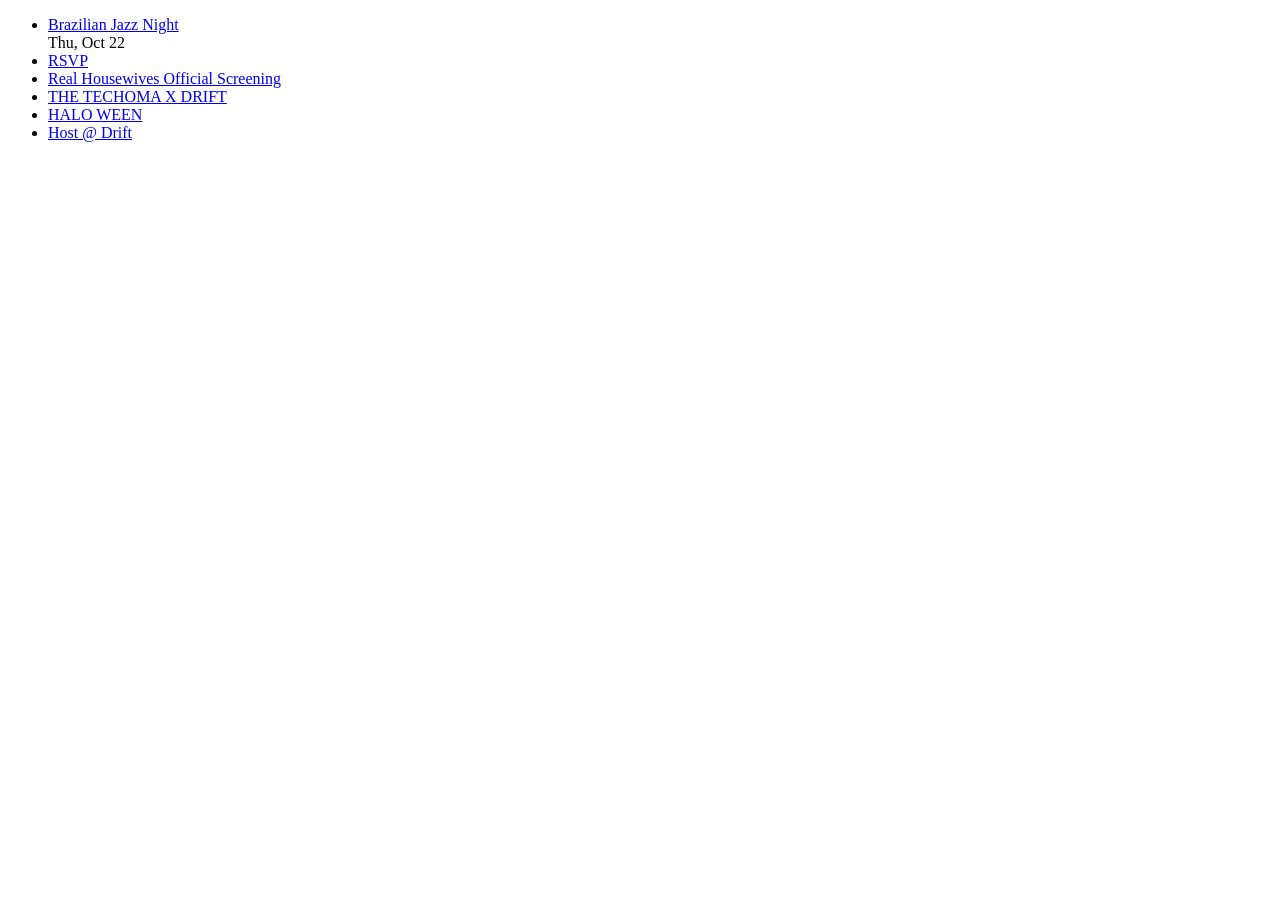
<file: ingest/tests/fixtures/wix_event_list.html>
<!doctype html><html><body><ul>
<li><a href="https://www.driftloungeslc.com/event-details/brazilian-jazz-night-2026-10-22-20-00">Brazilian Jazz Night</a><div>Thu, Oct 22</div></li>
<li><a href="https://www.driftloungeslc.com/event-details/brazilian-jazz-night-2026-10-22-20-00">RSVP</a></li>
<li><a href="https://www.driftloungeslc.com/event-details/real-housewives-official-screening-2026-10-21-18-00">Real Housewives Official Screening</a></li>
<li><a href="https://www.driftloungeslc.com/event-details/the-techoma-x-drift">THE TECHOMA X DRIFT</a></li>
<li><a href="https://www.driftloungeslc.com/event-details/halo-ween-1">HALO WEEN</a></li>
<li><a href="https://www.driftloungeslc.com/host">Host @ Drift</a></li>
</ul></body></html>
</file>
<file: web/styles.css>
/* Music in SLC: Prism Split
   A dark mixing desk. The Wasatch ridge is a row of LED level meters that climb violet, run hot magenta and peak cyan,
   and everything prints slightly out of register: magenta to the left, cyan to the right. Corners are square.
   Type: Sora for names and headlines, Inter for everything else, Permanent Marker only for venue tape. */
:root {
  --bg: #0B0614;
  --surface: #17102A;
  --surface-2: #221838;
  --ink: #F7F2FF;
  --muted: #B8AAD9;
  --line: #2E2245;
  --line-strong: #5A4680;
  --accent: #A35BFF;
  --accent-ink: #0B0614;
  --magenta: #FF2BD6;
  --cyan: #29E6FF;
  --lake: #29E6FF;
  --lake-soft: #10303A;
  --tape: #F7F2FF;
  --tape-ink: #0B0614;
  --warn: #FFB547;
  --danger: #FF6B8B;

  --font-display: "Sora", "Helvetica Neue", Arial, sans-serif;
  --font-body: "Inter", "Segoe UI", system-ui, sans-serif;
  --font-mono: "Inter", "Segoe UI", system-ui, sans-serif;
  --font-tape: "Permanent Marker", "Marker Felt", "Comic Sans MS", cursive;

  --radius: 0px;
  --split: -3px 0 0 var(--magenta), 3px 0 0 var(--cyan);
  --gutter-l: max(16px, env(safe-area-inset-left, 0px));
  --gutter-r: max(16px, env(safe-area-inset-right, 0px));
  color-scheme: dark;
}

* { box-sizing: border-box; }
html { -webkit-text-size-adjust: 100%; }
body {
  margin: 0;
  background: var(--bg);
  color: var(--ink);
  font: 400 16px/1.5 var(--font-body);
}
a { color: inherit; }
button, input, select, textarea { font: inherit; color: inherit; }
:focus-visible { outline: 2px solid var(--accent); outline-offset: 2px; }
.wrap { max-width: 1080px; margin: 0 auto; padding-left: var(--gutter-l); padding-right: var(--gutter-r); }

/* ---------- header ---------- */
body::before {
  content: ""; position: fixed; inset: 0 0 auto; height: env(safe-area-inset-top, 0px);
  z-index: 10; background: var(--surface);
}
.site-header {
  position: sticky; top: env(safe-area-inset-top, 0px); z-index: 5;
  background: var(--surface); border-bottom: 1px solid var(--line);
}
.site-header .wrap { display: flex; align-items: center; gap: 16px; padding-block: 12px; flex-wrap: wrap; }
.wordmark {
  font: 800 clamp(40px, 7vw, 58px)/0.85 var(--font-display); letter-spacing: 0.005em; text-transform: uppercase;
  text-decoration: none; display: flex; align-items: baseline; gap: 0.18em; color: var(--ink);
}
.wordmark span { color: var(--accent); }
.wordmark small { font: 600 11px/1 var(--font-body); letter-spacing: 0.12em; color: var(--muted); }
.nav { display: flex; gap: 4px; margin-left: auto; flex-wrap: wrap; }
.nav a {
  text-decoration: none; padding: 7px 12px; border-radius: 0; font-weight: 600; font-size: 14px; color: var(--muted);
}
.nav a[aria-current="page"], .nav a:hover { color: var(--ink); background: var(--surface-2); }
.nav a.cta { background: var(--accent); color: var(--accent-ink); }
.nav a.cta:hover { filter: brightness(1.08); background: var(--accent); color: var(--accent-ink); }

/* ---------- hero ---------- */
.hero { padding-block: 28px 8px; }
.hero h1 {
  font: 800 clamp(44px, 9vw, 92px)/0.86 var(--font-display); text-transform: uppercase;
  margin: 0; letter-spacing: -0.005em; text-wrap: balance;
}
.hero h1 span { color: var(--accent); }
.hero p { margin: 0; color: var(--muted); max-width: 62ch; }
.demo-note {
  margin-top: 14px; padding: 10px 14px; border: 1px dashed var(--warn); border-radius: 0;
  color: var(--warn); font-size: 14px; max-width: 70ch;
}

main > .demo-note { margin-top: 20px; }

/* ---------- week view ---------- */
.wrap.wide { max-width: 1360px; }
.week-head { display: flex; flex-wrap: wrap; align-items: end; justify-content: space-between; gap: 16px; padding-block: 28px 18px; }
.week-head h1 { font: 800 clamp(44px, 8vw, 80px)/0.88 var(--font-display); text-transform: uppercase; margin: 0; }
.week-range { margin: 8px 0 0; font: 500 14px var(--font-mono); color: var(--muted); }
.week-nav { display: flex; gap: 8px; flex-wrap: wrap; }
.week-nav .btn { min-height: 44px; }
.week-grid { display: grid; grid-template-columns: repeat(7, minmax(0, 1fr)); gap: 10px; align-items: start; }
.wday { display: grid; grid-template-columns: minmax(0, 1fr); gap: 8px; min-width: 0; border-top: 2px solid var(--ink); padding-top: 10px; }
.wday.today { border-top-color: var(--accent); }
.wday-head { display: flex; flex-wrap: wrap; align-items: baseline; gap: 4px 8px; text-transform: uppercase; }
.wday-head .rel { flex-basis: 100%; order: -1; font: 600 11px/1 var(--font-body); letter-spacing: 0.12em; color: var(--accent); }
.wday-head .dow { font: 700 13px/1 var(--font-body); letter-spacing: 0.14em; color: var(--accent); }
.wday-head .num { font: 800 40px/0.85 var(--font-display); }
.wday-head .mon { font: 700 14px/1 var(--font-display); letter-spacing: 0.08em; color: var(--muted); }
.wday-head .n { margin-left: auto; font: 500 12px var(--font-mono); color: var(--muted); text-transform: none; }
.wshow {
  background: var(--surface); border: 1px solid var(--line); border-radius: 0; padding: 10px 11px;
  display: grid; gap: 3px; min-width: 0;
}
.wshow.cancelled { opacity: 0.6; }
.wshow.cancelled .wtitle { text-decoration: line-through; }
.wshow .wtime { font: 500 12px/1.2 var(--font-mono); color: var(--muted); }
.wshow .wtitle { font: 700 18px/1.05 var(--font-display); text-transform: uppercase; margin: 0; overflow-wrap: anywhere; }
.wshow .wtitle a { text-decoration: none; }
.wshow .wtitle a:hover { text-decoration: underline; }
.wshow .wwhere { font-size: 13px; font-weight: 600; overflow-wrap: anywhere; }
.wshow .wmeta { display: flex; flex-wrap: wrap; gap: 6px; align-items: center; font-size: 12px; color: var(--muted); }
.wshow .wmeta .free { color: var(--lake); font-weight: 700; }
.wshows { display: grid; grid-template-columns: minmax(0, 1fr); gap: 8px; min-width: 0; }
.wday .none { font-size: 13px; color: var(--muted); padding: 6px 0; }
@media (max-width: 960px) {
  .week-grid { grid-template-columns: minmax(0, 1fr); gap: 4px; }
  .wday { padding-block: 12px 14px; }
  .wday-head .num { font-size: 34px; }
  .wday-head .rel { flex-basis: auto; order: 0; color: var(--muted); }
  .wday-head .rel:empty, .wday-head .rel.blank { display: none; }
  .wshows { display: grid; grid-template-columns: repeat(auto-fill, minmax(240px, 1fr)); gap: 8px; }
}

/* ---------- filters ---------- */
.filters { display: grid; gap: 12px; padding-block: 18px; }
.filter-row { display: flex; gap: 8px; flex-wrap: wrap; align-items: center; }
.filter-label {
  font: 600 11px/1 var(--font-body); letter-spacing: 0.12em; text-transform: uppercase; color: var(--muted);
  min-width: 52px;
}
.search {
  flex: 1 1 260px; min-width: 0; padding: 10px 14px; border: 1px solid var(--line); border-radius: 0;
  background: var(--surface);
}
.select { padding: 9px 12px; border: 1px solid var(--line); border-radius: 0; background: var(--surface); max-width: 100%; }
.chip {
  border: 1px solid var(--line); background: var(--surface); padding: 6px 12px; border-radius: 0;
  font-size: 14px; font-weight: 500; cursor: pointer; white-space: nowrap;
}
.chip:hover { border-color: var(--muted); }
.chip[aria-pressed="true"] { background: var(--ink); color: var(--bg); border-color: var(--ink); }
.chip.lake[aria-pressed="true"] { background: var(--lake); border-color: var(--lake); color: var(--surface); }
.genre-chips { display: flex; gap: 6px; flex-wrap: wrap; flex: 1 1 0; min-width: 0; }
.count { font: 500 13px var(--font-mono); color: var(--muted); margin-left: auto; }
.date-range { display: inline-flex; align-items: center; gap: 6px; flex-wrap: wrap; }
.date-input { padding: 6px 12px; font-size: 14px; min-height: 34px; }
.date-sep { font-size: 14px; color: var(--muted); }

/* ---------- You ---------- */
.you {
  border: 1px solid var(--line); border-radius: 0; background: var(--surface);
  margin-block: 24px 8px; overflow: hidden;
}
.you[data-active="true"] { border-color: var(--lake); box-shadow: inset 4px 0 0 var(--lake); }
.you-bar { display: flex; flex-wrap: wrap; align-items: center; gap: 10px 16px; padding: 14px 18px; }
.you h2 { font: 800 34px/0.9 var(--font-display); text-transform: uppercase; letter-spacing: 0.02em; margin: 0; }
.you-summary { margin: 0; flex: 1 1 260px; min-width: 0; font-size: 15px; color: var(--muted); }
.you-summary strong { color: var(--ink); }
.you-summary .dot { color: var(--line); }
.you-bar-actions { display: flex; flex-wrap: wrap; gap: 8px; align-items: center; margin-left: auto; }
.you-bar-actions .btn { min-height: 40px; }
.you-body { border-top: 1px solid var(--line); padding: 4px 18px 18px; display: grid; }
.you-step { display: grid; gap: 12px; padding-block: 18px; border-bottom: 1px dashed var(--line); }
.you-label {
  margin: 0; display: flex; align-items: center; gap: 10px;
  font: 800 22px/1 var(--font-display); text-transform: uppercase; letter-spacing: 0.03em;
}
.you-label span {
  display: inline-grid; place-items: center; width: 26px; height: 26px; border-radius: 0;
  background: var(--ink); color: var(--bg); font: 700 13px/1 var(--font-mono);
}
.you-sub { margin: 0; font: 600 11px/1.2 var(--font-body); letter-spacing: 0.12em; text-transform: uppercase; color: var(--muted); }
.you-stack { display: grid; gap: 10px; }
.you-inline { display: flex; gap: 8px; flex-wrap: wrap; align-items: center; }
.you-inline input, .you textarea {
  flex: 1 1 220px; min-width: 0; padding: 10px 12px; border: 1px solid var(--line); border-radius: 0; background: var(--bg);
}
.you textarea { width: 100%; min-height: 70px; resize: vertical; }
.you .field input { background: var(--bg); }
.you .hint { margin: 0; max-width: 68ch; }
.you details summary { cursor: pointer; font-weight: 600; font-size: 14px; }
.you details[open] summary { margin-bottom: 10px; }
.you-fields { display: grid; grid-template-columns: repeat(auto-fit, minmax(200px, 1fr)); gap: 12px; }
.vis { display: grid; gap: 8px; }
.vis label {
  display: flex; gap: 10px; align-items: flex-start; padding: 10px 12px; border: 1px solid var(--line);
  border-radius: 0; cursor: pointer; font-size: 14px; color: var(--muted);
}
.vis label strong { display: block; color: var(--ink); font-size: 15px; }
.vis label:has(input:checked) { border-color: var(--lake); background: var(--lake-soft); }
.vis input { accent-color: var(--lake); margin-top: 3px; }
.you-share { display: flex; flex-wrap: wrap; gap: 8px 12px; align-items: center; }
.you-share a { font-size: 13px; color: var(--lake); overflow-wrap: anywhere; min-width: 0; }
.you-people { list-style: none; margin: 6px 0 0; padding: 0; display: grid; gap: 6px; }
.you-people li {
  display: flex; flex-wrap: wrap; gap: 4px 10px; align-items: center; padding: 8px 10px;
  border: 1px solid var(--line); border-radius: 0;
}
.you-people li a { font-weight: 600; text-decoration: none; }
.you-people li a:hover { text-decoration: underline; }
.you-people .mono { font-size: 12px; color: var(--muted); }
.you-row-actions { margin-left: auto; display: flex; gap: 8px; }
.you-done { padding-top: 16px; display: flex; justify-content: flex-end; }
.you-done .btn { min-height: 44px; padding-inline: 22px; }
.linkish { border: 0; background: none; padding: 0; color: var(--lake); font-weight: 600; cursor: pointer; text-decoration: underline; }
.taste-summary { margin: 0; font-size: 14px; color: var(--muted); }
.taste-summary strong { color: var(--lake); }
.chip.plan-chip[aria-pressed="true"] { background: var(--accent); border-color: var(--accent); color: var(--accent-ink); }
@media (max-width: 640px) {
  .you-bar { padding: 12px 14px; }
  .you-body { padding-inline: 14px; }
  .you-bar-actions { margin-left: 0; width: 100%; }
  .you-bar-actions .btn { margin-left: auto; }
}

.btn {
  border: 1px solid var(--line); background: var(--surface-2); padding: 9px 14px; border-radius: 0;
  font-weight: 600; font-size: 14px; cursor: pointer; text-decoration: none; display: inline-flex; gap: 6px; align-items: center;
}
.btn:hover { border-color: var(--muted); }
.btn.primary { background: var(--accent); color: var(--accent-ink); border-color: var(--accent); }
.btn.lake { background: var(--lake); color: var(--surface); border-color: var(--lake); }
.btn.ghost { background: transparent; }
.btn:disabled { opacity: 0.5; cursor: not-allowed; }
.hint { font-size: 13px; color: var(--muted); }

/* ---------- show list ---------- */
.day { display: grid; grid-template-columns: 92px minmax(0, 1fr); gap: 16px; padding-block: 18px; border-top: 2px solid var(--ink); }
.day:first-child { border-top-width: 2px; }
.stub { position: sticky; top: 92px; align-self: start; text-transform: uppercase; }
.stub .dow { font: 700 13px/1 var(--font-body); letter-spacing: 0.14em; color: var(--accent); }
.stub .num { font: 800 64px/0.85 var(--font-display); display: block; margin-top: 4px; }
.stub .mon { font: 700 15px/1 var(--font-display); letter-spacing: 0.08em; color: var(--muted); }
.stub .rel { display: block; margin-top: 6px; font: 600 11px/1 var(--font-body); letter-spacing: 0.1em; color: var(--muted); }
.shows { display: grid; gap: 10px; min-width: 0; }

.show {
  display: grid; grid-template-columns: 74px 72px minmax(0, 1fr) auto; gap: 14px; align-items: start;
  background: var(--surface); border: 1px solid var(--line); border-radius: 0; padding: 14px 16px;
}
.show.matched { border-color: var(--lake); }
.show.cancelled { opacity: 0.6; }
.show.cancelled .title { text-decoration: line-through; }
.time { font: 500 14px/1.3 var(--font-mono); font-variant-numeric: tabular-nums; }
.time small { display: block; color: var(--muted); font-size: 12px; }
.show-main { min-width: 0; display: grid; gap: 4px; }
.title { font: 700 24px/1.02 var(--font-display); text-transform: uppercase; letter-spacing: 0.01em; margin: 0; overflow-wrap: anywhere; }
.title a, .wshow .wtitle a { text-decoration: none; }
.title a:hover, .wshow .wtitle a:hover { text-decoration: underline; text-decoration-thickness: 2px; text-underline-offset: 3px; }
.support { font-size: 14px; color: var(--muted); overflow-wrap: anywhere; }
.where { font-size: 14px; font-weight: 600; }
.where span { font-weight: 400; color: var(--muted); }
.tags { display: flex; flex-wrap: wrap; gap: 6px; margin-top: 4px; }
.tag {
  font: 600 11px/1 var(--font-body); letter-spacing: 0.06em; text-transform: uppercase;
  padding: 5px 8px; border-radius: 0; background: var(--surface-2); color: var(--muted);
}
.tag.age { background: transparent; border: 1px solid var(--line); }
.tag.status { background: transparent; border: 1px solid var(--danger); color: var(--danger); }
.match {
  font-size: 13px; font-weight: 600; color: var(--lake); background: var(--lake-soft);
  padding: 4px 8px; border-radius: 0; justify-self: start; margin-top: 2px;
}
.show-side { display: grid; gap: 8px; justify-items: end; text-align: right; }
.price { font: 500 15px var(--font-mono); font-variant-numeric: tabular-nums; white-space: nowrap; }
.price.free { color: var(--lake); font-weight: 700; }

.empty { padding: 48px 0; text-align: center; color: var(--muted); }
.empty strong { display: block; font: 800 32px/1 var(--font-display); text-transform: uppercase; color: var(--ink); margin-bottom: 8px; }

.site-footer { border-top: 1px solid var(--line); margin-top: 48px; padding-block: 24px 40px; color: var(--muted); font-size: 14px; }
.site-footer p { margin: 0 0 6px; max-width: 70ch; }
.mono { font-family: var(--font-mono); }

/* ---------- forms (submit + admin) ---------- */
.form-page { max-width: 760px; padding-block: 28px 48px; }
.form-page h1 { font: 800 clamp(40px, 8vw, 68px)/0.9 var(--font-display); text-transform: uppercase; margin: 0 0 10px; }
.form-page > p { color: var(--muted); margin: 0 0 22px; max-width: 62ch; }
form.card, .card { background: var(--surface); border: 1px solid var(--line); border-radius: 0; padding: 20px; display: grid; gap: 16px; }
fieldset { border: 0; padding: 0; margin: 0; display: grid; gap: 14px; }
legend { font: 800 20px/1 var(--font-display); text-transform: uppercase; letter-spacing: 0.04em; margin-bottom: 4px; padding: 0; }
.grid-2 { display: grid; grid-template-columns: repeat(auto-fit, minmax(200px, 1fr)); gap: 14px; }
.grid-3 { display: grid; grid-template-columns: repeat(auto-fit, minmax(150px, 1fr)); gap: 14px; }
.field { display: grid; gap: 6px; min-width: 0; }
.field label, .field .label { font-weight: 600; font-size: 14px; }
.field .opt { font-weight: 400; color: var(--muted); }
.field input, .field select, .field textarea {
  width: 100%; padding: 10px 12px; border: 1px solid var(--line); border-radius: 0; background: var(--bg);
}
.field textarea { min-height: 90px; resize: vertical; }
.field input:user-invalid { border-color: var(--danger); }
.checks { display: flex; flex-wrap: wrap; gap: 8px; }
.checks label {
  display: inline-flex; gap: 6px; align-items: center; padding: 6px 10px; border: 1px solid var(--line);
  border-radius: 0; font-size: 14px; cursor: pointer;
}
.checks input { accent-color: var(--accent); }
.panel { display: grid; gap: 16px; }
.panel[hidden], #chooser[hidden], #submit-form[hidden] { display: none; }
#chooser { margin-bottom: 14px; }
.pills { display: flex; flex-wrap: wrap; gap: 8px; }
.pills label { position: relative; cursor: pointer; }
.pills input { position: absolute; opacity: 0; width: 1px; height: 1px; }
.pills span { display: flex; align-items: center; min-height: 44px; padding: 0 18px; border: 1px solid var(--line-strong); background: var(--bg); font-weight: 600; font-size: 15px; }
.pills label:hover span { border-color: var(--muted); }
.pills input:checked + span { background: var(--accent); border-color: var(--accent); color: var(--accent-ink); }
.pills input:focus-visible + span { outline: 2px solid var(--cyan); outline-offset: 2px; }
.hp { position: absolute; left: -9999px; width: 1px; height: 1px; overflow: hidden; }
.notice { padding: 12px 14px; border-radius: 0; font-size: 15px; }
.notice.ok { background: var(--lake-soft); color: var(--lake); }
.notice.err { border: 1px solid var(--danger); color: var(--danger); }
.form-actions { display: flex; gap: 10px; flex-wrap: wrap; align-items: center; }

/* admin */
.queue { display: grid; gap: 12px; }
.queue-item { display: grid; gap: 12px; }
.queue-item header { display: flex; gap: 10px; flex-wrap: wrap; align-items: baseline; justify-content: space-between; }
.queue-flyer { max-width: 220px; max-height: 300px; border-radius: 0; border: 1px solid var(--line); object-fit: contain; }
.queue-item .meta { font-size: 13px; color: var(--muted); overflow-wrap: anywhere; }
.table-wrap { overflow-x: auto; }
table { border-collapse: collapse; width: 100%; font-size: 14px; }
th, td { text-align: left; padding: 8px 10px; border-bottom: 1px solid var(--line); white-space: nowrap; }
th { font-size: 12px; letter-spacing: 0.08em; text-transform: uppercase; color: var(--muted); }
td.err { white-space: normal; color: var(--danger); min-width: 240px; }
.pill { font: 600 12px/1 var(--font-body); padding: 4px 8px; border-radius: 0; }
.pill.ok { background: var(--lake-soft); color: var(--lake); }
.pill.bad { border: 1px solid var(--danger); color: var(--danger); }
.section-title { font: 800 30px/1 var(--font-display); text-transform: uppercase; margin: 28px 0 12px; }
.tonight .section-title { color: var(--accent); }
.tonight .day { border-top-color: var(--accent); }
#calendar-title { margin-bottom: 0; }

@media (max-width: 640px) {
  .day { grid-template-columns: 1fr; gap: 10px; }
  .stub { position: static; display: flex; align-items: baseline; gap: 10px; }
  .stub .num { font-size: 40px; margin: 0; }
  .stub .rel { margin: 0; }
  .show { grid-template-columns: 60px minmax(0, 1fr) auto; gap: 12px; padding: 12px; }
  .thumb { width: 60px; }
  .time { grid-column: 1 / -1; display: flex; gap: 10px; }
  .time small { display: inline; }
  .nav { margin-left: 0; width: 100%; }
}
@media (prefers-reduced-motion: no-preference) {
  .show { transition: border-color 0.15s ease, transform 0.15s ease; }
  .show:hover { transform: translateY(-1px); }
}
/* ---------- flyers, band links and the show detail view ---------- */
.thumb {
  display: block; width: 72px; aspect-ratio: 1; border-radius: 0; overflow: hidden;
  background: var(--surface-2); align-self: start;
}
.thumb-img, .wthumb-img { width: 100%; height: 100%; object-fit: cover; display: block; }
.tile {
  display: grid; place-items: center; background: var(--tile, var(--accent)); color: #fff;
  font: 800 26px/1 var(--font-display); letter-spacing: 0.02em; user-select: none;
}
.show.cancelled .thumb { filter: grayscale(1); }
.blinks { display: flex; flex-wrap: wrap; gap: 6px; margin-top: 2px; }
.blink {
  font-size: 12.5px; font-weight: 600; line-height: 1; padding: 6px 10px; border-radius: 0;
  border: 1px solid var(--line); background: var(--surface); text-decoration: none; color: var(--ink); white-space: nowrap;
}
.blink::after { content: " ↗"; color: var(--muted); }
.blink:hover { border-color: var(--accent); color: var(--accent); }
.wshow .blinks { margin-top: 4px; }
.wshow .blink { font-size: 11.5px; padding: 5px 8px; }
.wthumb { display: block; aspect-ratio: 4 / 3; border-radius: 0; overflow: hidden; background: var(--surface-2); margin-bottom: 4px; }

.show-dialog {
  border: 0; padding: 0; border-radius: 0; width: min(940px, calc(100vw - 32px)); max-height: calc(100dvh - 48px);
  background: var(--surface); color: var(--ink); overflow: auto; overscroll-behavior: contain;
  box-shadow: 0 24px 80px rgb(0 0 0 / 0.35);
}
.show-dialog::backdrop { background: rgb(8 12 16 / 0.72); }
.sd-grid { display: grid; grid-template-columns: minmax(0, 1.05fr) minmax(0, 1fr); min-height: 420px; }
.sd-art { position: relative; margin: 0; background: #0b0f13; display: grid; place-items: center; min-width: 0; }
.sd-art img.sd-img { width: 100%; height: 100%; max-height: calc(100dvh - 48px); object-fit: contain; display: block; }
.sd-art img.sd-img.is-photo { object-fit: cover; }
.sd-art .tile.sd-img { width: 100%; height: 100%; min-height: 320px; font-size: clamp(90px, 14vw, 160px); }
.sd-info { position: relative; padding: 22px 24px 24px; display: flex; flex-direction: column; gap: 12px; min-width: 0; }
.sd-close-row { position: absolute; top: 12px; right: 12px; margin: 0; z-index: 2; }
.sd-close {
  width: 40px; height: 40px; border-radius: 0; border: 1px solid var(--line); background: var(--surface);
  font-size: 24px; line-height: 1; cursor: pointer; color: var(--ink);
}
.sd-close:hover { border-color: var(--muted); }
.sd-when { margin: 0; padding-right: 48px; font: 500 13px/1.4 var(--font-mono); color: var(--accent); }
.sd-title { margin: 0; font: 800 clamp(34px, 5vw, 50px)/0.92 var(--font-display); text-transform: uppercase; overflow-wrap: anywhere; }
.sd-where { margin: 0; font-weight: 600; }
.sd-where span { font-weight: 400; color: var(--muted); }
.tag.price-tag { font-family: var(--font-mono); letter-spacing: 0; text-transform: none; font-size: 12px; color: var(--ink); }
.tag.price-tag.free { color: var(--lake); }
.sd-label { margin: 6px 0 0; font: 600 11px/1 var(--font-body); letter-spacing: 0.12em; text-transform: uppercase; color: var(--muted); }
.sd-acts { list-style: none; margin: 0; padding: 0; display: grid; gap: 10px; }
.sd-acts li { display: grid; gap: 6px; padding-bottom: 10px; border-bottom: 1px solid var(--line); }
.sd-acts li:last-child { border-bottom: 0; padding-bottom: 0; }
.sd-act { font: 700 20px/1.05 var(--font-display); text-transform: uppercase; }
.sd-act.head { font-size: 24px; }
.sd-desc { margin: 0; color: var(--muted); font-size: 15px; max-width: 60ch; }
.sd-actions { display: flex; flex-wrap: wrap; gap: 8px; margin-top: 4px; }
.sd-actions .btn { min-height: 44px; padding-inline: 16px; }
.sd-note { margin: 0; font-size: 14px; color: var(--lake); min-height: 1em; }
.sd-note:empty { display: none; }
.sd-credit {
  position: absolute; right: 8px; bottom: 8px; max-width: calc(100% - 16px); padding: 3px 8px; border-radius: 0;
  background: rgb(8 12 16 / 0.62); color: rgb(255 255 255 / 0.82); font-size: 11px; line-height: 1.4;
}
.sd-credit a { color: #fff; }
/* The map takes whatever height is left at the bottom of the info column */
.sd-map-slot { flex: 1 1 auto; display: flex; min-height: 240px; margin-top: 4px; }
.sd-map-slot:empty { display: none; }
.sd-map {
  flex: 1; display: flex; flex-direction: column; min-height: 0;
  border: 1px solid var(--line); border-radius: 0; overflow: hidden; background: var(--surface-2);
}
.sd-map-frame { position: relative; display: block; flex: 1 1 auto; min-height: 200px; background: var(--line); }
.sd-map-frame iframe { position: absolute; inset: 0; width: 100%; height: 100%; border: 0; pointer-events: none; }
.sd-map-frame:focus-visible { outline: 2px solid var(--lake); outline-offset: -2px; }
.sd-map-text { display: flex; align-items: baseline; gap: 10px; padding: 7px 10px; font-size: 12px; line-height: 1.3; }
.sd-map-addr { flex: 1; min-width: 0; color: var(--muted); overflow: hidden; text-overflow: ellipsis; white-space: nowrap; }
.sd-map-dirs { font-weight: 600; color: var(--lake); white-space: nowrap; }
@media (max-width: 720px) {
  .show-dialog {
    width: 100vw; max-width: 100vw; max-height: 100dvh; margin: auto 0 0; border-radius: 0;
  }
  .sd-grid { grid-template-columns: minmax(0, 1fr); min-height: 0; }
  .sd-art img.sd-img { max-height: 58dvh; }
  .sd-art img.sd-img.is-photo { aspect-ratio: 16 / 9; height: auto; }
  .sd-art .tile.sd-img { min-height: 180px; aspect-ratio: 16 / 9; height: auto; font-size: 88px; }
  .sd-info { padding: 18px 16px calc(20px + env(safe-area-inset-bottom, 0px)); }
  .sd-map-slot { min-height: 0; }
  .sd-map-frame { flex: none; aspect-ratio: 16 / 10; min-height: 0; }
  .sd-close { background: rgb(8 12 16 / 0.6); color: #fff; border-color: rgb(255 255 255 / 0.35); }
  .sd-when { padding-right: 0; }
}
@media (prefers-reduced-motion: no-preference) {
  .show-dialog[open] { animation: sd-in 0.18s ease-out; }
  @keyframes sd-in { from { opacity: 0; transform: translateY(12px); } to { opacity: 1; transform: none; } }
}

.sr-only { position: absolute; width: 1px; height: 1px; padding: 0; margin: -1px; overflow: hidden; clip: rect(0 0 0 0); white-space: nowrap; border: 0; }
[hidden] { display: none !important; }

/* ---------- Maybe and Going ---------- */
.plans { display: grid; gap: 6px; margin-top: 6px; }
.plans:empty { display: none; }
.rsvp-pair { display: inline-flex; justify-self: start; border: 1px solid var(--line); border-radius: 0; overflow: hidden; }
.rsvp {
  border: 0; background: var(--surface); padding: 6px 14px; min-height: 34px; font-size: 13px; font-weight: 600;
  cursor: pointer; color: var(--muted);
}
.rsvp + .rsvp { border-left: 1px solid var(--line); }
.rsvp:hover { color: var(--ink); background: var(--surface-2); }
.rsvp[aria-pressed="true"]::before { content: "\2713\00a0"; }
.rsvp-maybe[aria-pressed="true"] { background: var(--lake-soft); color: var(--lake); }
.rsvp-going[aria-pressed="true"] { background: var(--accent); color: var(--accent-ink); }
.plans-social { display: flex; flex-wrap: wrap; gap: 2px 10px; font-size: 13px; color: var(--muted); }
.plans-social .who { color: var(--ink); font-weight: 600; }
.plans-social .tally { font: 500 12px var(--font-mono); }
.plans-social a, .plans-group a { color: inherit; text-decoration-color: var(--line); }
.plans-social a:hover, .plans-group a:hover { color: var(--accent); }
.plans-detail { gap: 8px; margin: 0; }
.plans-detail .rsvp { min-height: 44px; padding-inline: 20px; font-size: 15px; }
.plans-group { margin: 0; font-size: 14px; }
.plans-k { font: 500 12px var(--font-mono); color: var(--muted); margin-right: 4px; }
.plans-hint { margin: 0; font-size: 13px; color: var(--muted); }
.plans-hint a { color: var(--lake); font-weight: 600; }
.show.is-going { border-color: var(--accent); box-shadow: inset 4px 0 0 var(--accent); }
.show.is-maybe { box-shadow: inset 4px 0 0 var(--lake); }
.wshow.is-going { border-color: var(--accent); box-shadow: inset 3px 0 0 var(--accent); }
.wshow .rsvp { padding: 5px 10px; min-height: 30px; font-size: 12px; }
.wshow .plans-social { font-size: 12px; }

/* someone's page */
.people-dialog { width: min(560px, calc(100vw - 32px)); }
.pd { padding: 24px; display: grid; gap: 12px; }
.pd-name { margin: 0; padding-right: 48px; font: 800 clamp(36px, 7vw, 52px)/0.92 var(--font-display); text-transform: uppercase; overflow-wrap: anywhere; }
.pd-actions { display: flex; flex-wrap: wrap; gap: 8px; align-items: center; }
.pd-status { font-size: 14px; font-weight: 600; color: var(--lake); }
.pd-list { list-style: none; margin: 0; padding: 0; display: grid; gap: 6px; }
.pd-list a {
  display: grid; grid-template-columns: 96px minmax(0, 1fr); gap: 2px 12px; padding: 10px 12px;
  border: 1px solid var(--line); border-radius: 0; text-decoration: none;
}
.pd-list a:hover { border-color: var(--accent); }
.pd-date { grid-row: span 2; font: 500 13px/1.3 var(--font-mono); color: var(--accent); text-transform: uppercase; }
.pd-show { font: 700 19px/1.05 var(--font-display); text-transform: uppercase; overflow-wrap: anywhere; }
.pd-venue { font-size: 13px; color: var(--muted); }
@media (max-width: 720px) { .pd { padding: 20px 16px calc(24px + env(safe-area-inset-bottom, 0px)); } }

.toast {
  position: fixed; left: 50%; bottom: calc(20px + env(safe-area-inset-bottom, 0px)); transform: translateX(-50%);
  z-index: 20; max-width: calc(100vw - 32px); padding: 10px 16px; border-radius: 0;
  background: var(--ink); color: var(--bg); font-size: 14px; box-shadow: 0 8px 30px rgb(0 0 0 / 0.25);
}

/* ---------- venues ---------- */
.venue-tools { display: flex; gap: 10px; flex-wrap: wrap; align-items: center; padding-bottom: 12px; }
.venue-sort { display: inline-flex; align-items: center; gap: 8px; font-size: 14px; color: var(--muted); }
.venue-kinds { padding-bottom: 4px; }
.venue-grid { display: grid; grid-template-columns: repeat(auto-fill, minmax(280px, 1fr)); gap: 16px; padding-bottom: 40px; }
.vcard {
  display: flex; flex-direction: column; background: var(--surface); border: 1px solid var(--line);
  border-radius: 0; overflow: hidden; min-width: 0;
}
.vpic { position: relative; aspect-ratio: 16 / 9; background: var(--surface-2); overflow: hidden; }
.vpic img {
  position: absolute; inset: 0; width: 100%; height: 100%; object-fit: cover; z-index: 1;
  opacity: 0; transition: opacity 0.3s ease;
}
.vpic img.loaded { opacity: 1; }
.vpic img.failed { display: none; }
.vpic-fallback {
  position: absolute; inset: 0; display: grid; place-items: center; background: var(--tile, var(--lake));
  color: #fff; font: 800 clamp(40px, 7vw, 64px)/1 var(--font-display); letter-spacing: 0.04em;
}
.vsize {
  position: absolute; z-index: 2; left: 10px; bottom: 10px; padding: 3px 9px; border-radius: 0;
  background: rgba(15, 20, 24, 0.78); color: #fff; font: 600 11px/1.4 var(--font-body); letter-spacing: 0.08em; text-transform: uppercase;
}
.vbody { display: flex; flex-direction: column; gap: 6px; padding: 14px 16px 16px; flex: 1; }
.vname { margin: 0; font: 800 28px/0.95 var(--font-display); text-transform: uppercase; }
.vfacts { margin: 0; font-size: 14px; color: var(--muted); }
.vwhere { margin: 0; font-size: 14px; }
.vwhere a { color: var(--ink); text-decoration-color: var(--line); text-underline-offset: 3px; }
.vnext { margin: 6px 0 0; font-size: 14px; line-height: 1.4; overflow-wrap: anywhere; }
.vnext.none { color: var(--muted); }
.vnext-label { font: 600 11px/1 var(--font-body); letter-spacing: 0.12em; text-transform: uppercase; color: var(--accent); margin-right: 4px; }
.vshows { align-self: flex-start; font-weight: 600; font-size: 14px; color: var(--accent); text-decoration: none; }
.vshows:hover { text-decoration: underline; }
.vlinks { display: flex; gap: 14px; margin-top: auto; padding-top: 8px; font-size: 14px; }
.vlinks a { color: var(--muted); }
.vlinks a:hover { color: var(--ink); }
@media (max-width: 520px) {
  .venue-sort { width: 100%; justify-content: space-between; }
  .venue-grid { grid-template-columns: minmax(0, 1fr); }
}

/* ---------- Me page ---------- */
.you-head { display: flex; flex-wrap: wrap; align-items: end; justify-content: space-between; gap: 16px; padding-block: 28px 8px; }
.you-head h1 { font: 800 clamp(48px, 9vw, 88px)/0.86 var(--font-display); text-transform: uppercase; margin: 0; overflow-wrap: anywhere; }
.you-sub-head { margin: 8px 0 0; color: var(--muted); font-size: 15px; }
.you-tabs { display: flex; gap: 6px; flex-wrap: wrap; }
.you-tabs .chip span { font: 500 12px var(--font-mono); margin-left: 2px; }
.you-tabs .chip span:empty { display: none; }
.you-page #my-shows { margin-top: 12px; }
.you-page .you { margin-top: 36px; }
.you-empty p { margin: 18px 0 0; display: flex; gap: 8px; justify-content: center; flex-wrap: wrap; }

/* ---------- Prism Split components ---------- */
body { font-variant-numeric: tabular-nums; }
::selection { background: var(--magenta); color: var(--bg); }
:focus-visible { outline: 2px solid var(--cyan); outline-offset: 2px; }
input::placeholder, textarea::placeholder { color: #8B7DAD; }

/* header */
body::before { background: var(--bg); }
.site-header { background: var(--bg); border-bottom: 1px solid var(--line); }
.wordmark {
  display: grid; grid-template-columns: auto auto auto; grid-template-rows: auto auto; column-gap: 12px; align-items: end;
  font: inherit; text-transform: none; gap: 0 12px;
}
.wm-ridge { grid-row: 1 / 3; width: 64px; height: auto; display: block; align-self: center; }
.wm-in { grid-column: 2; font: 800 12px/1 var(--font-display); letter-spacing: 0.3em; text-transform: uppercase; color: var(--ink); }
.wm-slc {
  grid-column: 2; font: 800 44px/0.8 var(--font-display); letter-spacing: -0.04em; color: var(--ink);
  text-shadow: -2px 0 0 var(--magenta), 2px 0 0 var(--cyan); margin-top: 2px;
}
.wordmark small { grid-column: 3; grid-row: 1 / 3; align-self: center; color: var(--muted); }
.nav a { color: var(--muted); padding: 9px 12px; }
.nav a[aria-current="page"], .nav a:hover { color: var(--ink); background: var(--surface); box-shadow: inset 0 -3px 0 var(--cyan); }
.nav a.cta, .nav a.cta:hover {
  background: var(--ink); color: var(--bg); margin-left: 6px; box-shadow: -3px -3px 0 var(--magenta), 3px 3px 0 var(--cyan); filter: none;
}

/* home banner: LED meters over the ridge */
.banner {
  position: relative; overflow: hidden; background: var(--bg); color: var(--ink); border-bottom: 4px solid var(--ink);
  padding-block: clamp(32px, 4.5vw, 64px) clamp(110px, 13vw, 260px);
}
.banner-ridge { position: absolute; left: 0; bottom: 0; width: 100%; height: auto; display: block; }
.banner-split { isolation: isolate; }
.banner-split use:not(:last-child) { mix-blend-mode: screen; }
.banner-copy { position: relative; display: flex; flex-direction: column; align-items: flex-start; }
.banner h1 { margin: 0; display: flex; flex-direction: column; font-family: var(--font-display); font-weight: 800; }
.b-in { font-size: clamp(24px, 3.6vw, 52px); line-height: 1; letter-spacing: 0.12em; text-transform: uppercase; margin-left: 0.12em; }
.b-slc {
  font-size: clamp(124px, 18vw, 264px); line-height: 0.82; letter-spacing: -0.035em; margin-top: -0.02em;
  text-shadow: -0.034em 0 0 var(--magenta), 0.034em 0 0 var(--cyan);
}
.banner-tag { margin: 20px 0 0 0.2em; font-size: clamp(18px, 1.8vw, 22px); color: #D9CCFF; }
.banner-cta {
  margin: 18px 0 0 0.2em; display: inline-flex; align-items: center; min-height: 52px; padding: 0 28px;
  background: var(--ink); color: var(--bg); font-weight: 700; font-size: 18px; text-decoration: none;
  box-shadow: -5px -5px 0 var(--magenta), 5px 5px 0 var(--cyan); transition: box-shadow 0.12s ease;
}
.banner-cta:hover { box-shadow: -7px -7px 0 var(--magenta), 7px 7px 0 var(--cyan); }
.banner-cta:focus-visible { outline-color: var(--ink); outline-offset: 8px; }

/* headlines */
.section-title, .week-head h1, .form-page h1, .you-head h1, .empty strong, legend, .you h2, .you-label, .pd-name, .sd-title {
  font-family: var(--font-display); font-weight: 800; letter-spacing: -0.01em;
}
.section-title { font-size: 34px; text-transform: none; }
.week-head h1, .form-page h1, .you-head h1 { text-transform: none; text-shadow: -4px 0 0 var(--magenta), 4px 0 0 var(--cyan); }
.tonight .section-title { color: var(--ink); text-shadow: var(--split); }
.tonight .day { border-top-color: var(--magenta); }
.demo-note { border-color: var(--warn); color: var(--warn); }

/* channel buttons: filters with an LED */
.chip {
  display: inline-flex; align-items: center; gap: 8px; min-height: 40px; padding: 0 14px;
  background: var(--bg); color: var(--ink); border: 1px solid var(--line-strong);
  font: 700 13px/1 var(--font-body); letter-spacing: 0.06em; text-transform: uppercase;
}
.chip::before { content: ""; width: 8px; height: 8px; background: var(--line); flex: none; }
.chip:hover { border-color: var(--muted); }
.chip[aria-pressed="true"] { background: var(--accent); color: var(--accent-ink); border-color: var(--accent); }
.chip[aria-pressed="true"]::before { background: var(--ink); }
.chip.lake[aria-pressed="true"] { background: var(--cyan); color: var(--bg); border-color: var(--cyan); }
.chip.lake[aria-pressed="true"]::before { background: var(--magenta); }
.chip.plan-chip[aria-pressed="true"] { background: var(--magenta); color: var(--bg); border-color: var(--magenta); }
.chip.plan-chip[aria-pressed="true"]::before { background: var(--ink); }
#f-clear::before { display: none; }
.filter-label { color: var(--muted); letter-spacing: 0.16em; }
.search, .select, .you-inline input, .you textarea, .field input, .field select, .field textarea {
  background: var(--surface); border: 1px solid var(--line-strong); color: var(--ink);
}
.search, .select { min-height: 44px; }
.count { color: var(--muted); font-weight: 600; }

/* buttons */
.btn { background: var(--surface-2); border: 1px solid var(--line-strong); color: var(--ink); min-height: 40px; }
.btn:hover { border-color: var(--ink); }
.btn.primary {
  background: var(--ink); color: var(--bg); border-color: var(--ink); font-weight: 700;
  box-shadow: -3px -3px 0 var(--magenta), 3px 3px 0 var(--cyan);
}
.btn.primary:hover { box-shadow: -4px -4px 0 var(--magenta), 4px 4px 0 var(--cyan); }
.btn.lake { background: var(--cyan); color: var(--bg); border-color: var(--cyan); }
.btn.ghost { background: transparent; }
.linkish, .you-share a, .plans-hint a, .sd-map-dirs, .sd-note, .pd-status, .taste-summary strong { color: var(--cyan); }

/* nights: date stub with a shows-per-night meter */
.day { border-top: 2px solid var(--ink); }
.stub .dow { color: var(--cyan); }
.stub .num { font-family: var(--font-display); font-weight: 800; font-size: 60px; letter-spacing: -0.04em; }
.stub .mon { font-family: var(--font-body); font-weight: 700; font-size: 13px; letter-spacing: 0.14em; }
.stub .rel { color: var(--magenta); font-weight: 700; }
.meter { display: inline-flex; flex-direction: column; gap: 2px; margin-top: 10px; }
.meter i { display: block; width: 16px; height: 5px; background: var(--line); }
.meter i.on.lv-v { background: #9D4DFF; }
.meter i.on.lv-m { background: var(--magenta); }
.meter i.on.lv-c { background: var(--cyan); }

/* show cards */
.show {
  background: var(--surface); border: 0; border-left: 4px solid var(--magenta); border-right: 4px solid var(--cyan);
}
.show.matched { box-shadow: inset 0 0 0 1px var(--cyan); }
.show.is-going { background: #1F1438; box-shadow: inset 0 0 0 2px var(--accent); }
.show.is-maybe { box-shadow: inset 0 0 0 1px var(--cyan); }
.time { font-family: var(--font-body); font-weight: 600; color: var(--muted); }
.title, .wshow .wtitle, .sd-act, .pd-show, .vname, .sd-title {
  font-family: var(--font-display); font-weight: 800; text-transform: none; letter-spacing: -0.015em;
}
.title { font-size: 26px; line-height: 1.02; }
.sd-title { text-shadow: var(--split); }
.where, .sd-where, .wshow .wwhere {
  display: inline-block; justify-self: start; align-self: flex-start; margin: 3px 0;
  font: 400 16px/1.25 var(--font-tape); color: var(--tape-ink); background: var(--tape);
  padding: 2px 10px; transform: rotate(-1.5deg);
}
.where span, .sd-where span { color: #4A3D66; font-weight: 400; }
.wshow .wwhere { font-size: 14px; padding: 1px 8px; }
.tag { background: var(--surface-2); color: var(--muted); }
.tag.age { border-color: var(--line-strong); }
.price { font-family: var(--font-body); font-weight: 700; color: var(--ink); }
.price.free, .tag.price-tag.free, .wshow .wmeta .free { color: var(--cyan); }
.match { color: var(--cyan); background: var(--lake-soft); }
.thumb, .wthumb { background: var(--surface-2); text-decoration: none; }
.tile, .vpic-fallback { font-family: var(--font-display); font-weight: 800; letter-spacing: -0.02em; }
.blink { background: var(--bg); border-color: var(--line-strong); color: var(--ink); }
.blink:hover { border-color: var(--magenta); color: var(--magenta); }
.empty strong { text-transform: none; }

/* week view */
.wday { border-top-color: var(--ink); }
.wday.today { border-top-color: var(--magenta); }
.wday-head .rel { color: var(--magenta); }
.wday-head .dow { color: var(--cyan); }
.wday-head .num { font-family: var(--font-display); font-weight: 800; letter-spacing: -0.04em; }
.wday-head .mon { font-family: var(--font-body); font-size: 12px; letter-spacing: 0.14em; }
.wday-head .n { display: inline-flex; align-items: flex-end; gap: 6px; font-weight: 700; }
.wday-head .meter { margin: 0; gap: 1px; }
.wday-head .meter i { width: 10px; height: 3px; }
.wshow { background: var(--surface); border: 0; border-left: 3px solid var(--magenta); border-right: 3px solid var(--cyan); }
.wshow.is-going { background: #1F1438; box-shadow: inset 0 0 0 2px var(--accent); }
.wshow .wtitle { font-size: 18px; line-height: 1.05; }
.week-range { font-family: var(--font-body); font-weight: 600; }

/* dialogs, plans, toast */
.show-dialog { background: var(--surface); border: 1px solid var(--line-strong); box-shadow: -6px -6px 0 var(--magenta), 6px 6px 0 var(--cyan); }
.show-dialog::backdrop { background: rgb(11 6 20 / 0.82); }
.sd-art { background: #07040D; }
.sd-close { background: var(--bg); border-color: var(--line-strong); }
.sd-when { color: var(--cyan); font-family: var(--font-body); font-weight: 600; }
.rsvp-pair { border-color: var(--line-strong); }
.rsvp { background: var(--bg); color: var(--muted); }
.rsvp + .rsvp { border-left-color: var(--line-strong); }
.rsvp-maybe[aria-pressed="true"] { background: var(--lake-soft); color: var(--cyan); }
.rsvp-going[aria-pressed="true"] { background: var(--accent); color: var(--accent-ink); }
.toast { background: var(--ink); color: var(--bg); box-shadow: -3px -3px 0 var(--magenta), 3px 3px 0 var(--cyan); }
.pd-date, .vnext-label, .vshows { color: var(--cyan); }
.pd-list a:hover, .vcard:hover { border-color: var(--magenta); }
.you[data-active="true"] { border-color: var(--cyan); box-shadow: inset 4px 0 0 var(--cyan); }
.you-label span { background: var(--cyan); color: var(--bg); }
.vis label:has(input:checked) { border-color: var(--cyan); background: var(--lake-soft); }
.vis input, .checks input { accent-color: var(--accent); }
.vsize { background: rgb(11 6 20 / 0.82); }

/* forms and admin */
form.card, .card { background: var(--surface); border: 1px solid var(--line); }
.checks label { border-color: var(--line-strong); }
.checks label:has(input:checked) { background: var(--accent); color: var(--accent-ink); border-color: var(--accent); }
.notice.ok { background: var(--lake-soft); color: var(--cyan); }
.pill.ok { background: var(--lake-soft); color: var(--cyan); }
.site-footer { border-top: 1px solid var(--line); }
.site-footer a { color: var(--ink); text-decoration-color: var(--magenta); text-underline-offset: 3px; }

@media (max-width: 640px) {
  .wm-slc { font-size: 36px; }
  .wm-ridge { width: 52px; }
  .stub .num { font-size: 40px; }
  .meter { margin: 0 0 0 auto; flex-direction: row-reverse; gap: 2px; align-self: center; }
  .meter i { width: 8px; height: 12px; }
  .banner-cta { font-size: 17px; }
}
.checks input { width: auto; padding: 0; margin: 0; }
.field input[type="date"]:invalid, .field input[type="time"]:invalid { border-color: var(--line-strong); }

/* Long names wrap between words, never mid-word */
.title, .wshow .wtitle, .sd-title, .pd-name, .pd-show, .vname, .sd-act { overflow-wrap: break-word; }

/* ---------- phones: crisp type, one tidy header, no stray wrapping ---------- */
@media (max-width: 640px) {
  /* Header: wordmark and Submit on the first row, the four sections evenly across the second */
  .site-header .wrap {
    display: grid; grid-template-columns: repeat(4, minmax(0, 1fr)); gap: 10px 4px; padding-block: 10px 6px;
  }
  .wordmark { grid-column: 1 / 4; grid-row: 1; }
  .nav { display: contents; }
  .nav a { grid-row: 2; text-align: center; padding: 10px 2px; font-size: 13px; white-space: nowrap; }
  .nav a.cta {
    grid-row: 1; grid-column: 3 / 5; justify-self: end; align-self: center; margin: 0 4px 0 0;
    padding: 10px 12px; box-shadow: -2px -2px 0 var(--magenta), 2px 2px 0 var(--cyan);
  }
  .wordmark .wm-slc { text-shadow: none; }
  .thumb { width: 60px; }

  /* Thin color splits and rotated tape blur at phone sizes: keep the split only on big type, lay tape flat */
  .section-title, .tonight .section-title, .sd-title { text-shadow: none; }
  .week-head h1, .form-page h1, .you-head h1 { text-shadow: -2px 0 0 var(--magenta), 2px 0 0 var(--cyan); }
  .where, .sd-where, .wshow .wwhere { transform: none; }
  .btn.primary { box-shadow: -2px -2px 0 var(--magenta), 2px 2px 0 var(--cyan); }

  /* Banner meters: solid bars instead of tiny LED segments, no offset copies */
  .banner-ridge g[mask] { mask: url(#bnMaskM); }
  .banner-split use:not(:last-child) { display: none; }
  .b-slc { text-shadow: -4px 0 0 var(--magenta), 4px 0 0 var(--cyan); }

  /* Cards */
  .title { font-size: 21px; line-height: 1.08; }
  .show-side { align-self: start; }

  /* Genres scroll sideways in one row instead of stacking eight rows of buttons */
  .genre-chips {
    flex: 1 1 100%; flex-wrap: nowrap; overflow-x: auto; scrollbar-width: none;
    margin-right: calc(-1 * var(--gutter-r)); padding-right: var(--gutter-r);
  }
  .genre-chips::-webkit-scrollbar { display: none; }
  .chip { min-height: 40px; padding: 0 12px; }
}

/* The filter block never grows past the screen: a long venue name in the dropdown used to widen the whole page */
.filters { grid-template-columns: minmax(0, 1fr); }
.filter-row { min-width: 0; }
.select { min-width: 0; text-overflow: ellipsis; }
.wordmark .wm-in, .wordmark .wm-slc { color: var(--ink); }
@media (max-width: 640px) {
  .search { flex: 1 1 100%; }
  .select { flex: 1 1 100%; }
}
@media (max-width: 640px) {
  #when-row {
    flex-wrap: nowrap; overflow-x: auto; scrollbar-width: none;
    margin-right: calc(-1 * var(--gutter-r)); padding-right: var(--gutter-r);
  }
  #when-row::-webkit-scrollbar { display: none; }
  #when-row > * { flex: none; }
  .chip { font-size: 12px; letter-spacing: 0.04em; gap: 7px; }
}

/* ---------- type that renders the same on iPhone and Android ---------- */
html { -webkit-text-size-adjust: 100%; text-size-adjust: 100%; }
body {
  font-synthesis: none; text-rendering: optimizeLegibility;
  -webkit-font-smoothing: antialiased; -moz-osx-font-smoothing: grayscale;
}

/* Phones: headlines a third smaller, everyday text 1.5px smaller, and enough line height that Sora's
   tall letters and the marker tape are never clipped. Form fields stay at 16px so iPhones don't zoom. */
@media (max-width: 640px) {
  body { font-size: 14.5px; }

  .wm-ridge { width: 40px; }
  .wm-in { font-size: 10px; letter-spacing: 0.26em; }
  .wordmark .wm-slc { font-size: 24px; line-height: 1; letter-spacing: -0.02em; margin-top: 1px; }
  .nav a { font-size: 12px; }
  .nav a.cta { font-size: 12px; padding: 9px 11px; }

  .banner { padding-block: 28px clamp(96px, 26vw, 130px); }
  .b-in { font-size: 16px; letter-spacing: 0.14em; }
  .b-slc { font-size: 84px; line-height: 0.95; letter-spacing: -0.02em; padding-block: 0.04em; text-shadow: -3px 0 0 var(--magenta), 3px 0 0 var(--cyan); }
  .banner-tag { font-size: 16.5px; margin-top: 12px; }
  .banner-cta { font-size: 15.5px; min-height: 46px; padding: 0 20px; margin-top: 14px; }

  .section-title { font-size: 23px; line-height: 1.1; margin: 22px 0 10px; }
  .week-head h1, .form-page h1, .you-head h1 { font-size: 32px; line-height: 1.05; letter-spacing: -0.01em; }
  .empty strong { font-size: 21px; line-height: 1.15; }
  legend { font-size: 16px; line-height: 1.2; }
  .you h2 { font-size: 23px; line-height: 1.1; }
  .you-label { font-size: 16px; line-height: 1.2; }

  .stub .num { font-size: 27px; line-height: 1; letter-spacing: -0.02em; }
  .stub .dow, .stub .mon, .stub .rel { font-size: 11px; }
  .wday-head .num { font-size: 23px; line-height: 1; }

  .title { font-size: 16px; line-height: 1.2; letter-spacing: -0.005em; }
  .wshow .wtitle { font-size: 15px; line-height: 1.2; }
  .support, .time { font-size: 12.5px; }
  .time small { font-size: 11px; }
  .where, .sd-where, .wshow .wwhere { font-size: 14.5px; line-height: 1.4; padding: 1px 8px; }
  .price { font-size: 13.5px; }
  .tag { font-size: 10px; padding: 5px 7px; }
  .blink { font-size: 11.5px; padding: 6px 9px; }
  .rsvp { font-size: 12.5px; }
  .btn { font-size: 13px; }
  .chip { font-size: 11px; min-height: 38px; padding: 0 11px; }
  .count { font-size: 11.5px; }
  .demo-note, .hint, .site-footer { font-size: 12.5px; }

  .sd-title { font-size: 26px; line-height: 1.05; }
  .sd-act { font-size: 15px; line-height: 1.15; }
  .sd-act.head { font-size: 17px; }
  .vname { font-size: 19px; line-height: 1.1; }
  .pd-name { font-size: 24px; line-height: 1.05; }
  .pd-show { font-size: 14px; line-height: 1.15; }
  .tile { font-size: 18px; line-height: 1; }

  .search, .select, .field input, .field select, .field textarea, .you-inline input, .you textarea { font-size: 16px; }
}

/* Header lettering matches the wave: SLC lights up like an LED meter, cyan peak over magenta over violet */
.wordmark .wm-slc {
  color: transparent; text-shadow: none;
  background: linear-gradient(180deg,
    #29E6FF 0 34%, transparent 34% 38%,
    #FF2BD6 38% 58%, transparent 58% 62%,
    #FF2BD6 62% 70%, transparent 70% 74%,
    #9D4DFF 74% 84%, transparent 84% 88%,
    #9D4DFF 88% 100%);
  -webkit-background-clip: text; background-clip: text;
  padding-bottom: 0.04em;
}
.wordmark .wm-in {
  color: transparent;
  background: linear-gradient(90deg, var(--magenta), var(--cyan));
  -webkit-background-clip: text; background-clip: text;
}
.nav a:not(.cta) { position: relative; }
.nav a[aria-current="page"]:not(.cta), .nav a:not(.cta):hover {
  color: transparent; background: linear-gradient(90deg, var(--magenta), var(--cyan));
  -webkit-background-clip: text; background-clip: text; box-shadow: none;
}
.nav a[aria-current="page"]:not(.cta)::after, .nav a:not(.cta):hover::after {
  content: ""; position: absolute; left: 8px; right: 8px; bottom: 2px; height: 3px;
  background: linear-gradient(90deg, var(--magenta), var(--cyan));
}
@media (max-width: 640px) {
  .nav a[aria-current="page"]:not(.cta)::after, .nav a:not(.cta):hover::after { left: 2px; right: 2px; }
}
.banner h1 + .banner-cta { margin-top: 28px; }
@media (max-width: 640px) { .banner h1 + .banner-cta { margin-top: 20px; } }

/* ---------- installable app ---------- */
.offline-bar {
  background: var(--surface-2); color: var(--ink); border-bottom: 1px solid var(--warn);
  font-size: 14px; padding: 8px var(--gutter-r) 8px var(--gutter-l); text-align: center;
}
.offline-bar[hidden] { display: none; }
.install-card {
  display: flex; gap: 16px; align-items: flex-start; margin: 24px 0;
  padding: 18px; background: var(--surface); border: 1px solid var(--line-strong);
  box-shadow: -3px -3px 0 var(--magenta), 3px 3px 0 var(--cyan);
}
.install-card[hidden] { display: none; }
.install-icon { flex: none; width: 56px; height: 56px; }
.install-main { min-width: 0; }
.install-main h2 { font: 800 22px/1.05 var(--font-display); text-transform: uppercase; margin: 2px 0 8px; }
.install-main p { margin: 0 0 12px; color: var(--muted); max-width: 60ch; }
.install-steps { margin: 0 0 14px; padding-left: 20px; display: grid; gap: 6px; }
.install-steps .ic-share { vertical-align: -3px; color: var(--cyan); }
@media (max-width: 480px) { .install-icon { width: 44px; height: 44px; } .install-card { padding: 14px; gap: 12px; } }

/* ---------- privacy ---------- */
.privacy { max-width: 760px; padding-bottom: 32px; }
.privacy h2 { font: 800 24px/1.1 var(--font-display); text-transform: uppercase; margin: 32px 0 10px; }
.privacy p, .privacy li { color: var(--muted); max-width: 68ch; }
.privacy ul { padding-left: 20px; display: grid; gap: 4px; }
.privacy strong { color: var(--ink); }
.privacy a { color: var(--cyan); }
.site-footer .footer-links a { color: var(--muted); }

/* ---------- delete account ---------- */
.delete-link { color: var(--danger); font-weight: 600; }
.delete-confirm { display: flex; gap: 10px; align-items: flex-start; min-height: 32px; }
.delete-confirm input { width: 20px; height: 20px; flex: none; }
.btn.danger { background: transparent; border-color: var(--danger); color: var(--danger); min-height: 44px; }
.btn.danger:hover { border-color: var(--danger); }
.privacy .btn.primary { color: var(--accent-ink); }
.privacy a.btn.ghost { color: var(--ink); }
#signed-in[hidden], #signed-out[hidden] { display: none; }

/* ---------- share sheet: branded card preview, then share, save, copy and social posts ---------- */
.share-sheet {
  border: 0; padding: 0; border-radius: 0; width: min(820px, calc(100vw - 32px)); max-height: calc(100dvh - 48px);
  background: var(--surface); color: var(--ink); overflow: auto; overscroll-behavior: contain;
  box-shadow: -6px -6px 0 var(--magenta), 6px 6px 0 var(--cyan);
}
.share-sheet::backdrop { background: rgb(8 4 16 / 0.78); }
.ss-grid { display: grid; grid-template-columns: minmax(0, 300px) minmax(0, 1fr); gap: 24px; padding: 24px; align-items: start; }
.ss-preview {
  aspect-ratio: 9 / 16; background: var(--bg); display: grid; place-items: center; border: 1px solid var(--line);
}
.ss-preview img { width: 100%; height: 100%; object-fit: contain; display: block; }
.ss-making { color: var(--muted); font-size: 14px; padding: 16px; text-align: center; }
.ss-preview[aria-busy="true"] .ss-making::after { content: ""; display: block; width: 48px; height: 4px; margin: 12px auto 0; background: linear-gradient(90deg, var(--magenta), var(--accent), var(--cyan)); }
@media (prefers-reduced-motion: no-preference) {
  .ss-preview[aria-busy="true"] .ss-making::after { animation: ss-pulse 0.9s ease-in-out infinite alternate; }
  @keyframes ss-pulse { from { transform: scaleX(0.3); } to { transform: scaleX(1); } }
}
.ss-side { display: flex; flex-direction: column; gap: 14px; min-width: 0; padding-top: 8px; }
.ss-title { margin: 0; padding-right: 48px; font: 800 clamp(28px, 4vw, 40px)/0.95 var(--font-display); text-transform: uppercase; text-shadow: -3px 0 0 var(--magenta), 3px 0 0 var(--cyan); }
.ss-text { margin: 0; color: var(--muted); font-size: 15px; }
.ss-main { display: flex; flex-wrap: wrap; gap: 8px; }
.ss-main .btn { min-height: 48px; padding-inline: 18px; }
.ss-main .btn.primary { flex: 1 1 100%; font-weight: 700; font-size: 17px; }
.ss-hint { margin: 0; font-size: 13px; color: var(--muted); }
.ss-social { display: grid; grid-template-columns: repeat(2, minmax(0, 1fr)); gap: 8px; }
.ss-net {
  display: flex; align-items: center; justify-content: center; min-height: 44px; padding: 0 12px;
  border: 1px solid var(--line-strong); text-decoration: none; font-weight: 600; font-size: 15px; color: var(--ink);
}
.ss-net:hover { border-color: var(--cyan); box-shadow: inset 0 -3px 0 var(--cyan); }
.ss-net { background: transparent; cursor: pointer; font-family: inherit; }
.ss-net:disabled { opacity: 0.5; cursor: default; }
.ss-net.ss-instagram {
  grid-column: 1 / -1; margin-bottom: 4px; background: var(--ink); color: var(--bg); border-color: var(--ink);
  box-shadow: -3px -3px 0 var(--magenta), 3px 3px 0 var(--cyan);
}
.ss-net.ss-instagram:hover { box-shadow: -4px -4px 0 var(--magenta), 4px 4px 0 var(--cyan); }
.ss-note { margin: 0; font-size: 14px; color: var(--lake); }
.ss-note:empty { display: none; }
@media (max-width: 640px) {
  .ss-grid { grid-template-columns: 1fr; padding: 18px 16px calc(20px + env(safe-area-inset-bottom, 0px)); }
  .ss-preview { width: min(190px, 50vw); justify-self: center; }
  .ss-side { padding-top: 0; }
}
.you-tabs .share-plans { min-height: 36px; padding-inline: 14px; }
.toast-act {
  margin-left: 10px; padding: 4px 10px; border: 0; background: var(--bg); color: var(--ink); font-weight: 700; cursor: pointer;
  box-shadow: -2px 0 0 var(--magenta), 2px 0 0 var(--cyan);
}
</file>
